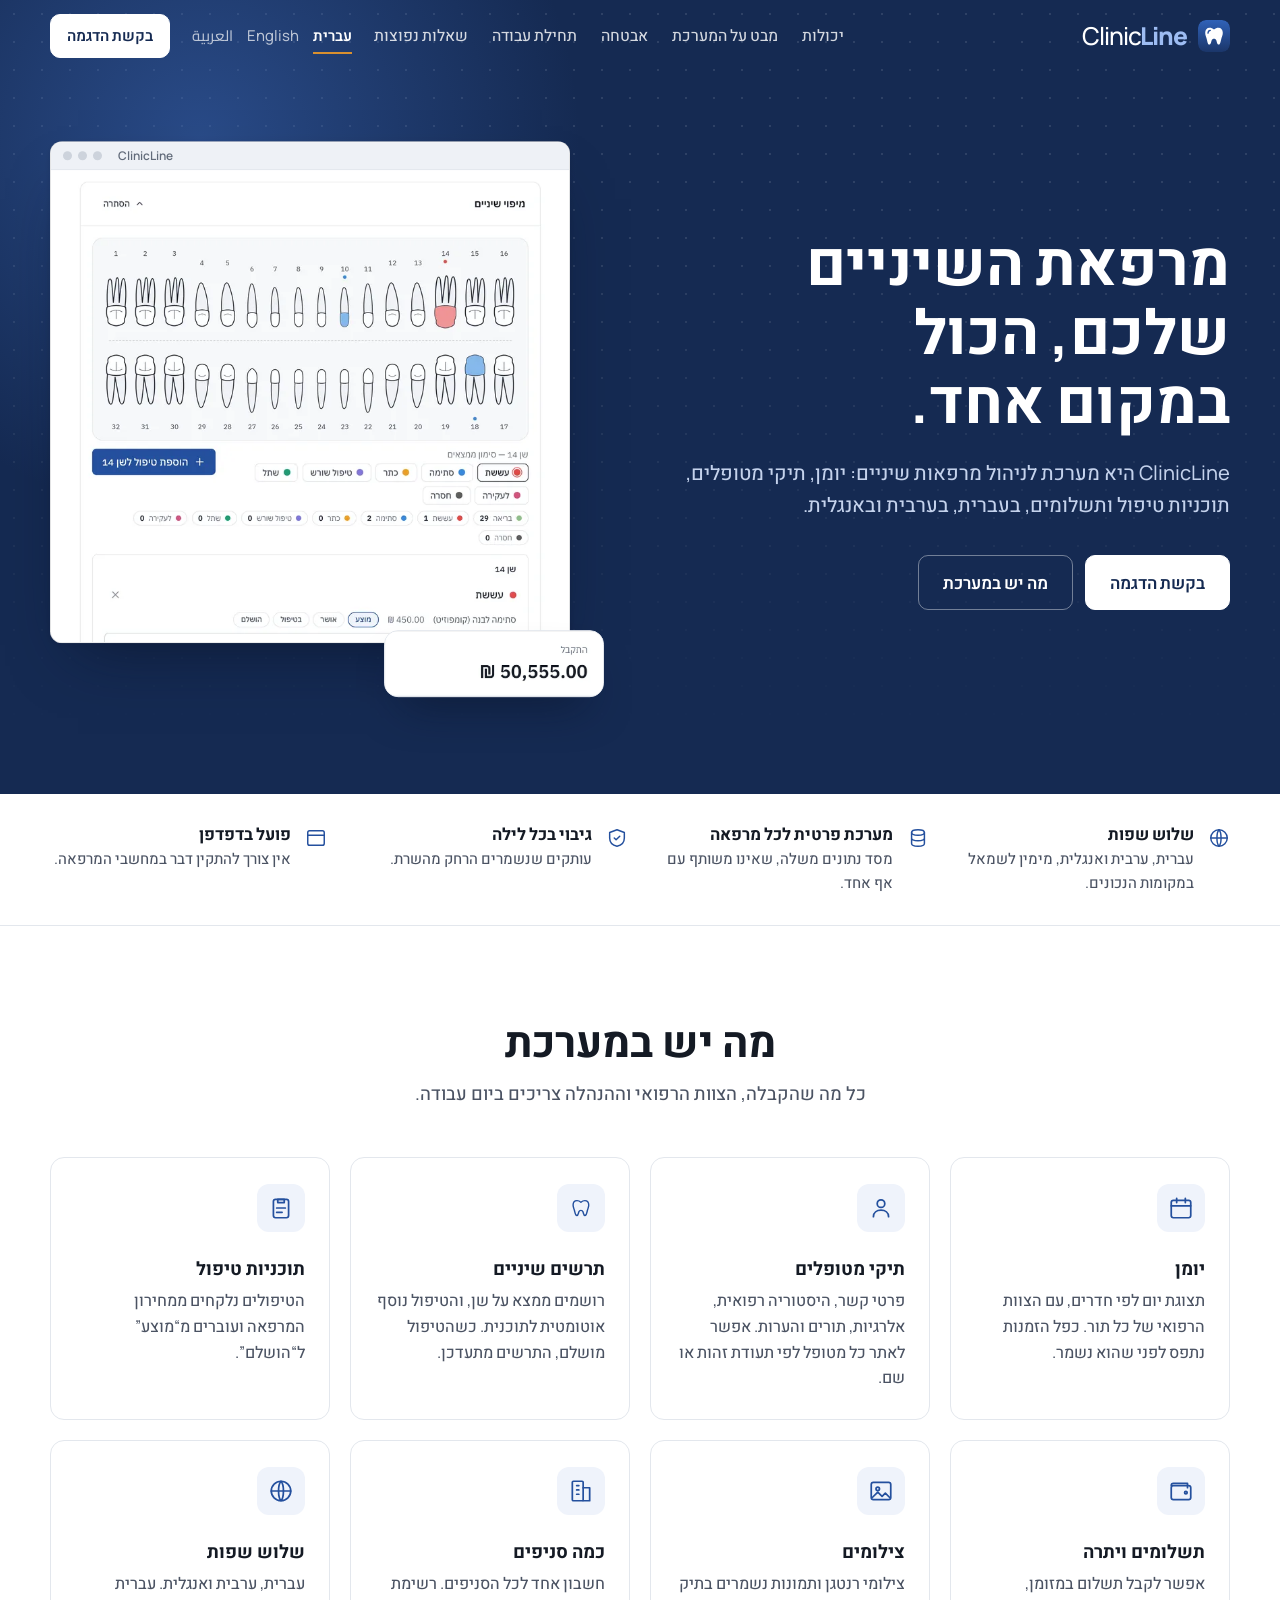
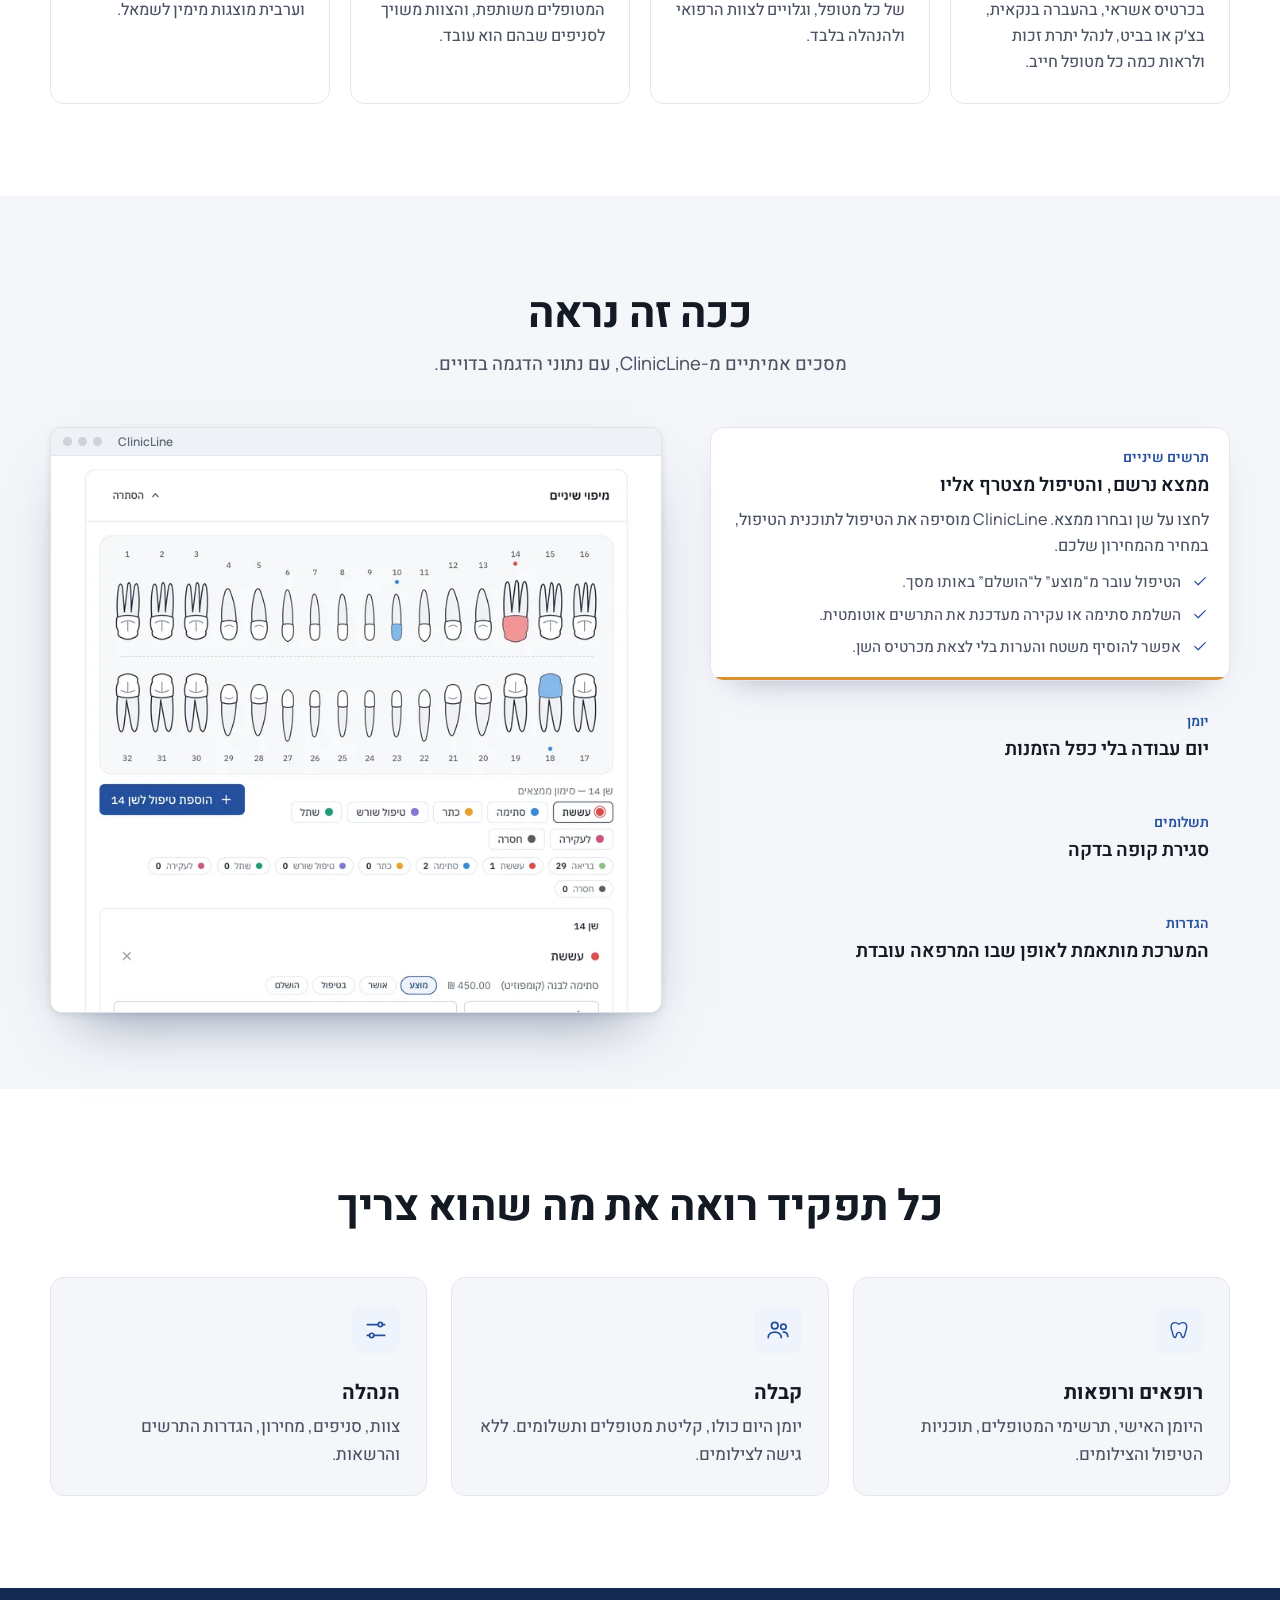
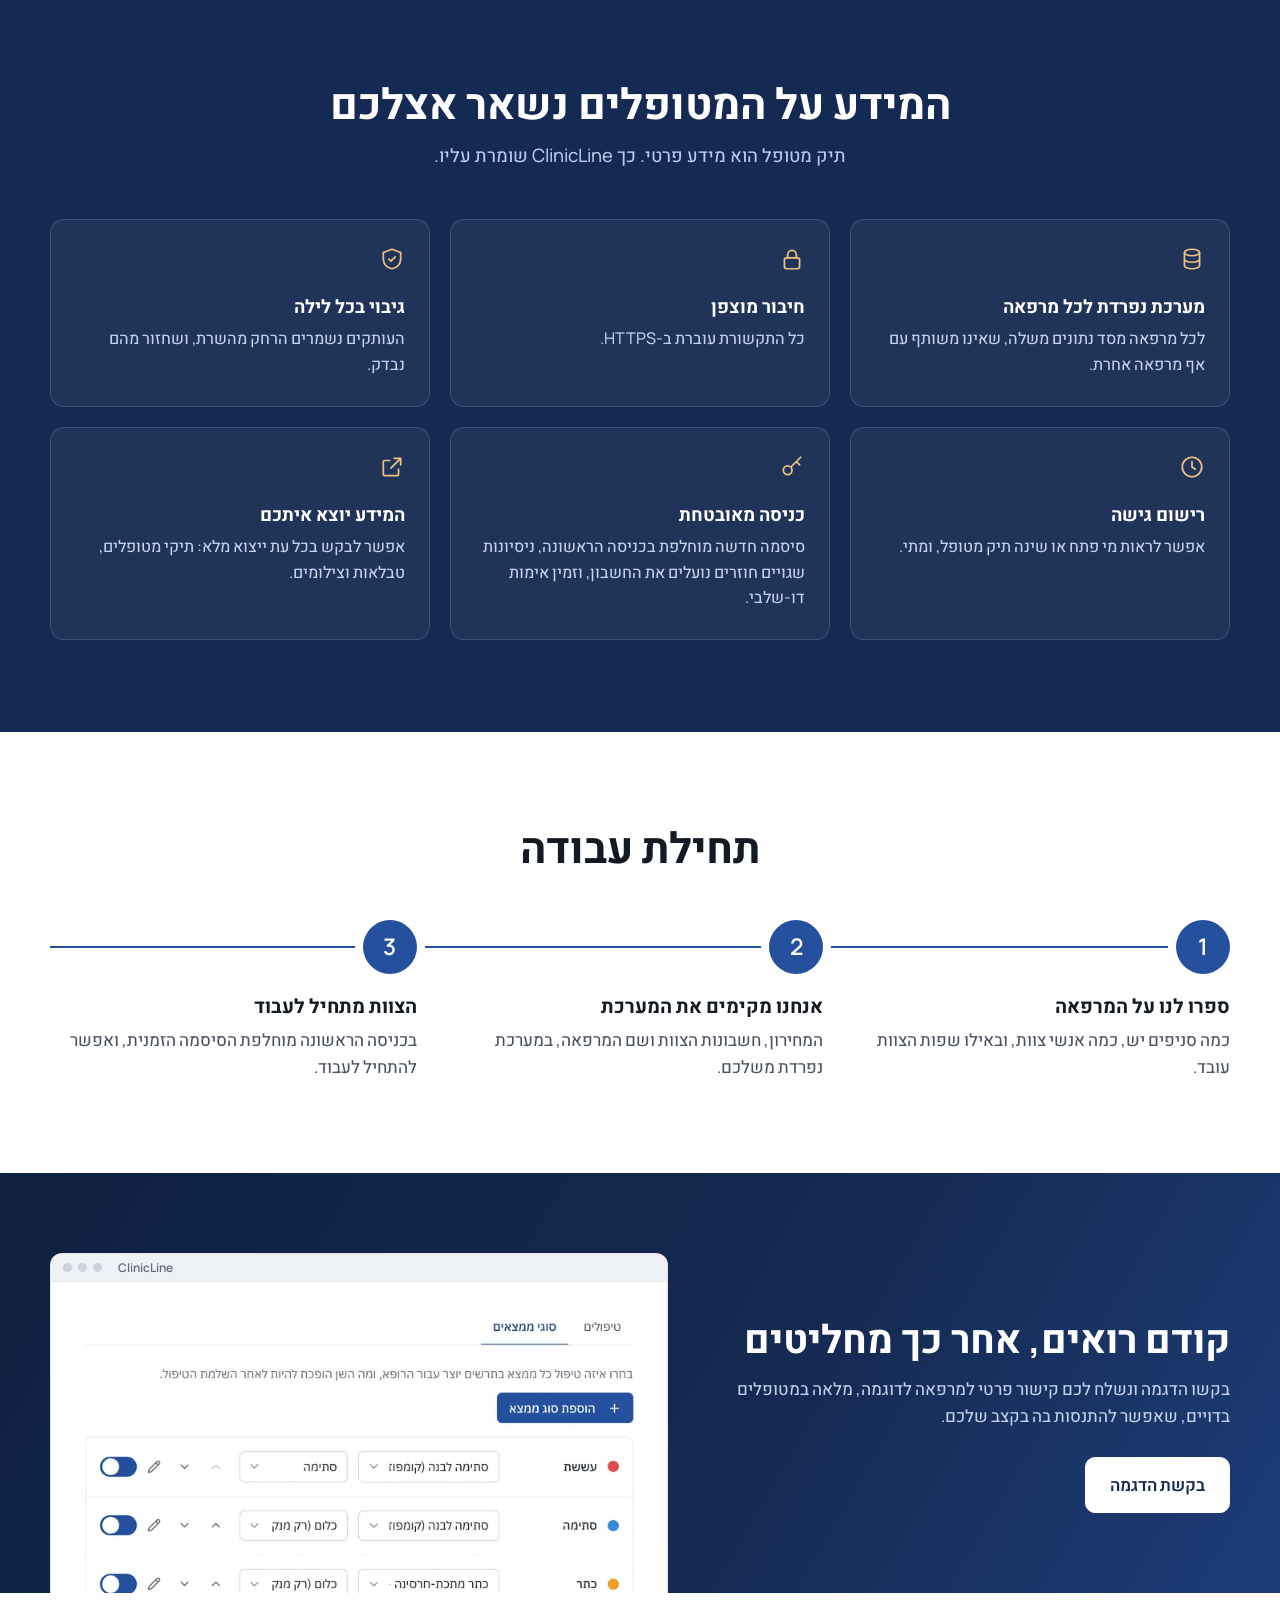
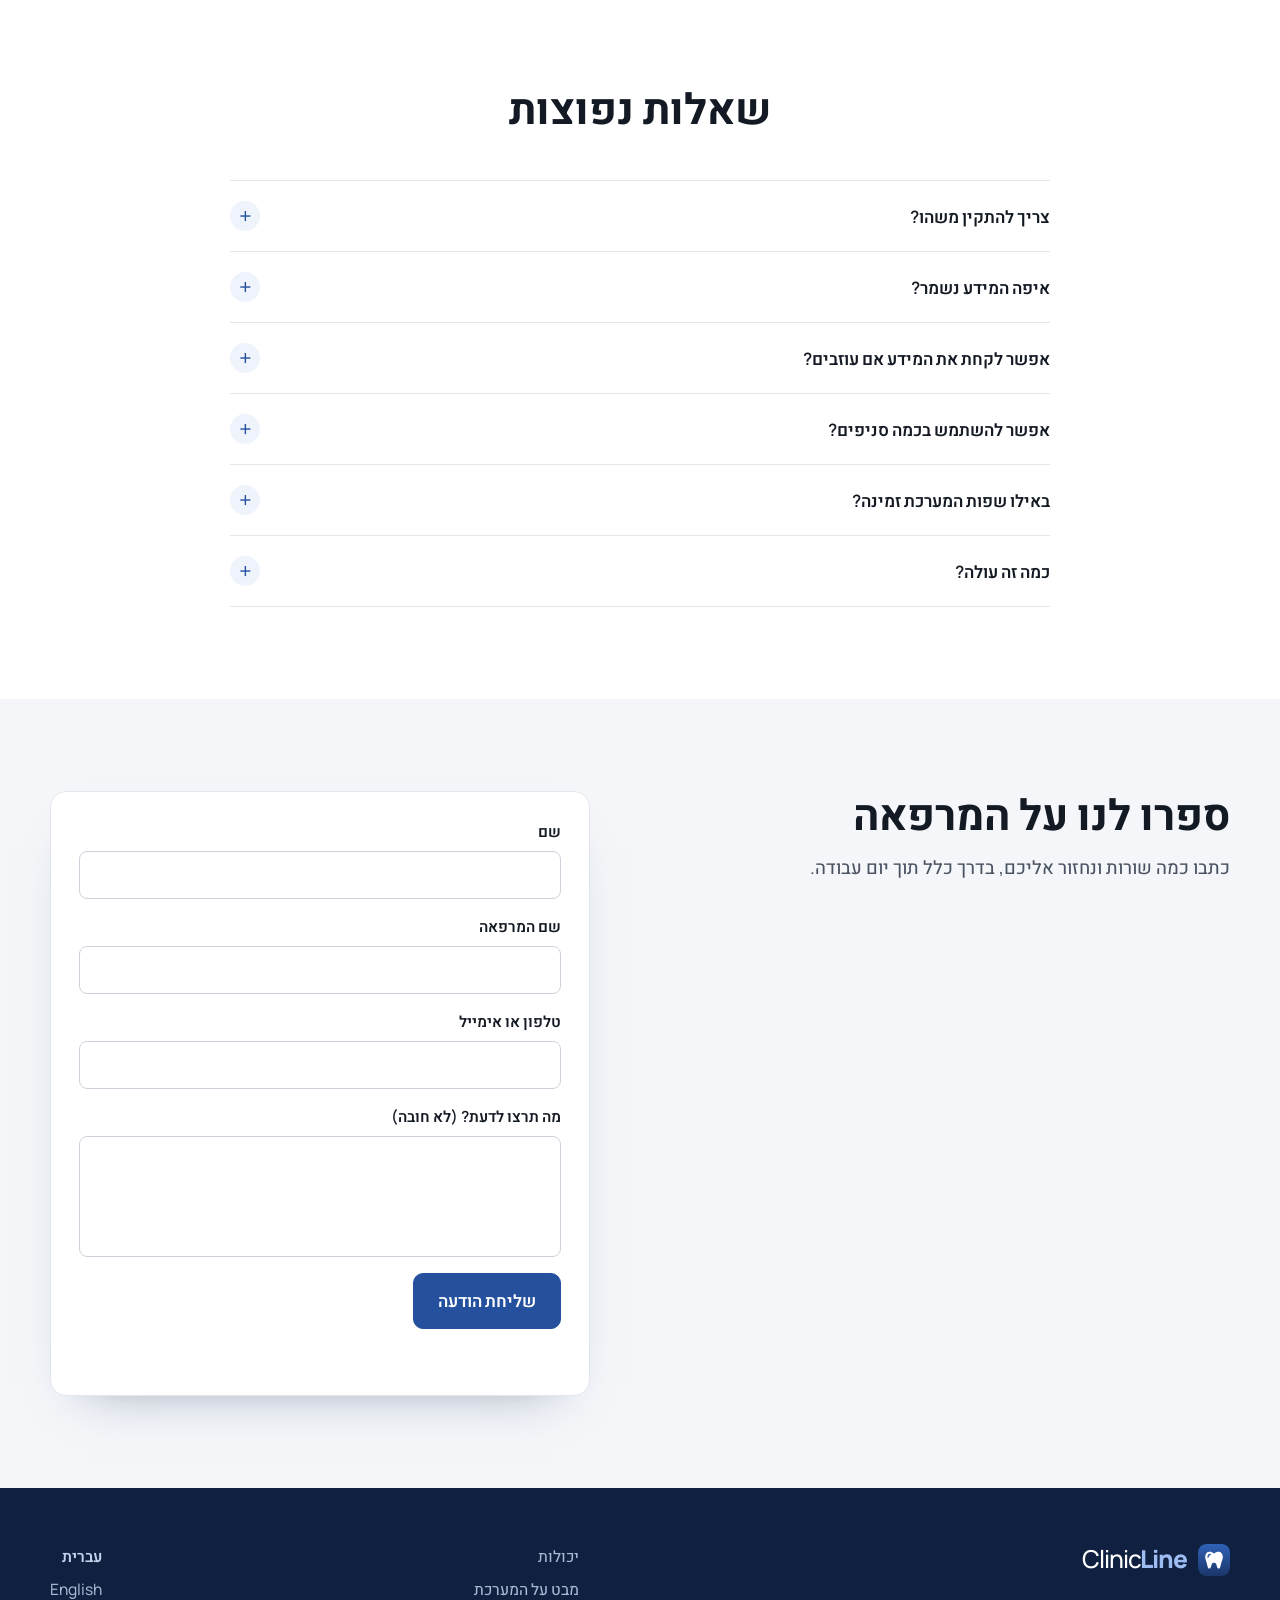
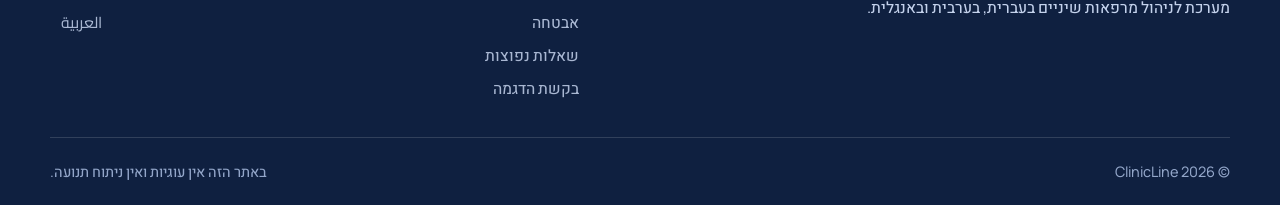
<file: index.html>
<!doctype html>
<html lang="he" dir="rtl">
<head>
  <meta charset="utf-8">
  <meta name="viewport" content="width=device-width, initial-scale=1">
  <title>ClinicLine: מערכת לניהול מרפאות שיניים בעברית, בערבית ובאנגלית</title>
  <meta name="description" content="יומן, תיקי מטופלים, תרשים שיניים אינטראקטיבי, תוכניות טיפול ותשלומים למרפאות שיניים. לכל מרפאה מערכת פרטית משלה.">
  <link rel="canonical" href="https://clinicline.help/">
  <link rel="alternate" hreflang="he" href="https://clinicline.help/">
  <link rel="alternate" hreflang="en" href="https://clinicline.help/en/">
  <link rel="alternate" hreflang="ar" href="https://clinicline.help/ar/">
  <link rel="alternate" hreflang="x-default" href="https://clinicline.help/">
  <meta property="og:type" content="website">
  <meta property="og:site_name" content="ClinicLine">
  <meta property="og:title" content="ClinicLine: מערכת לניהול מרפאות שיניים בעברית, בערבית ובאנגלית">
  <meta property="og:description" content="יומן, תיקי מטופלים, תרשים שיניים אינטראקטיבי, תוכניות טיפול ותשלומים למרפאות שיניים. לכל מרפאה מערכת פרטית משלה.">
  <meta property="og:url" content="https://clinicline.help/">
  <meta property="og:image" content="https://clinicline.help/assets/og.png">
  <meta name="twitter:card" content="summary_large_image">
  <meta name="theme-color" content="#152a52">
  <link rel="icon" href="assets/icon.svg" type="image/svg+xml">
  <link rel="preload" href="assets/fonts/manrope.woff2" as="font" type="font/woff2" crossorigin>
  <link rel="preload" href="assets/fonts/heebo.woff2" as="font" type="font/woff2" crossorigin>
  <link rel="preload" as="image" type="image/webp" imagesrcset="assets/shots/he-patient-768.webp 768w, assets/shots/he-patient-1536.webp 1536w, assets/shots/he-patient-3072.webp 3072w" imagesizes="(min-width: 961px) 520px, calc(100vw - 40px)">
  <link rel="stylesheet" href="assets/fonts.css">
  <link rel="stylesheet" href="assets/style.css">
  <script>document.documentElement.classList.add('js')</script>
  <script type="application/ld+json">{"@context":"https://schema.org","@type":"SoftwareApplication","name":"ClinicLine","applicationCategory":"BusinessApplication","operatingSystem":"Web browser","description":"יומן, תיקי מטופלים, תרשים שיניים אינטראקטיבי, תוכניות טיפול ותשלומים למרפאות שיניים. לכל מרפאה מערכת פרטית משלה.","inLanguage":["he","ar","en"],"url":"https://clinicline.help/"}</script>
</head>
<body>
  <a class="skip" href="#main">דילוג לתוכן</a>
  <header class="top" id="top">
    <div class="wrap top-row">
      <a class="brand" href=""><img src="assets/icon.svg" alt="" width="32" height="32"><span class="wm"><span class="wm-a">Clinic</span><span class="wm-b">Line</span></span></a>
      <nav class="nav" aria-label="תפריט">
        <a href="#features">יכולות</a>
        <a href="#tour">מבט על המערכת</a>
        <a href="#security">אבטחה</a>
        <a href="#start">תחילת עבודה</a>
        <a href="#faq">שאלות נפוצות</a>
      </nav>
      <div class="langs" aria-label="Language"><a href="" lang="he" hreflang="he" aria-current="true">עברית</a><a href="en/" lang="en" hreflang="en">English</a><a href="ar/" lang="ar" hreflang="ar">العربية</a></div>
      <a class="btn btn-small btn-top" href="#contact">בקשת הדגמה</a>
    </div>
  </header>

  <main id="main">
    <section class="hero">
      <div class="wrap hero-grid">
        <div class="hero-copy">
          <h1 class="rise" style="--d:0ms">מרפאת השיניים שלכם, הכול במקום אחד.</h1>
          <p class="lead rise" style="--d:120ms">ClinicLine היא מערכת לניהול מרפאות שיניים: יומן, תיקי מטופלים, תוכניות טיפול ותשלומים, בעברית, בערבית ובאנגלית.</p>
          <p class="hero-actions rise" style="--d:240ms">
            <a class="btn btn-light" href="#contact">בקשת הדגמה</a>
            <a class="btn btn-ghost" href="#tour">מה יש במערכת</a>
          </p>
        </div>
        <div class="stage rise" style="--d:200ms" id="stage">
          <figure class="frame frame-main"><div class="frame-bar" dir="ltr"><i></i><i></i><i></i><span>ClinicLine</span></div><img src="assets/shots/he-patient-1536.webp" srcset="assets/shots/he-patient-768.webp 768w, assets/shots/he-patient-1536.webp 1536w, assets/shots/he-patient-3072.webp 3072w" sizes="(min-width: 961px) 520px, calc(100vw - 40px)" width="1536" height="1400" alt="מסך מטופל ב-ClinicLine עם תרשים השיניים וטיפול שממתין לאישור" fetchpriority="high"></figure>
          <figure class="stat-card"><img src="assets/shots/he-card-612.webp" srcset="assets/shots/he-card-612.webp 612w, assets/shots/he-card-1224.webp 1224w" sizes="220px" width="1224" height="366" alt="סך התקבולים החודש ב-ClinicLine" loading="lazy" decoding="async"></figure>
        </div>
      </div>
    </section>

    <section class="trust" aria-label="ClinicLine">
      <div class="wrap"><ul class="trust-list"><li><svg class="ico" viewBox="0 0 24 24" fill="none" stroke="currentColor" stroke-width="1.6" stroke-linecap="round" stroke-linejoin="round" aria-hidden="true"><circle cx="12" cy="12" r="9"/><path d="M3 12h18M12 3c3 3 3 15 0 18M12 3c-3 3-3 15 0 18"/></svg><div><h3>שלוש שפות</h3><p>עברית, ערבית ואנגלית, מימין לשמאל במקומות הנכונים.</p></div></li><li><svg class="ico" viewBox="0 0 24 24" fill="none" stroke="currentColor" stroke-width="1.6" stroke-linecap="round" stroke-linejoin="round" aria-hidden="true"><ellipse cx="12" cy="6" rx="7" ry="3"/><path d="M5 6v6c0 1.7 3.1 3 7 3s7-1.3 7-3V6M5 12v6c0 1.7 3.1 3 7 3s7-1.3 7-3v-6"/></svg><div><h3>מערכת פרטית לכל מרפאה</h3><p>מסד נתונים משלה, שאינו משותף עם אף אחד.</p></div></li><li><svg class="ico" viewBox="0 0 24 24" fill="none" stroke="currentColor" stroke-width="1.6" stroke-linecap="round" stroke-linejoin="round" aria-hidden="true"><path d="M12 3l8 3v6c0 4.5-3.2 8-8 9-4.8-1-8-4.5-8-9V6z"/><path d="m9 12 2 2 4-4"/></svg><div><h3>גיבוי בכל לילה</h3><p>עותקים שנשמרים הרחק מהשרת.</p></div></li><li><svg class="ico" viewBox="0 0 24 24" fill="none" stroke="currentColor" stroke-width="1.6" stroke-linecap="round" stroke-linejoin="round" aria-hidden="true"><rect x="3" y="4" width="18" height="16" rx="2"/><path d="M3 9h18"/></svg><div><h3>פועל בדפדפן</h3><p>אין צורך להתקין דבר במחשבי המרפאה.</p></div></li></ul></div>
    </section>

    <section class="section" id="features">
      <div class="wrap">
        <div class="section-head" data-reveal><h2>מה יש במערכת</h2><p>כל מה שהקבלה, הצוות הרפואי וההנהלה צריכים ביום עבודה.</p></div>
        <ul class="cards"><li class="card" data-reveal style="--d:0ms"><svg class="ico ico-lg" viewBox="0 0 24 24" fill="none" stroke="currentColor" stroke-width="1.6" stroke-linecap="round" stroke-linejoin="round" aria-hidden="true"><rect x="3" y="5" width="18" height="16" rx="2"/><path d="M3 10h18M8 3v4M16 3v4"/></svg><h3>יומן</h3><p>תצוגת יום לפי חדרים, עם הצוות הרפואי של כל תור. כפל הזמנות נתפס לפני שהוא נשמר.</p></li><li class="card" data-reveal style="--d:70ms"><svg class="ico ico-lg" viewBox="0 0 24 24" fill="none" stroke="currentColor" stroke-width="1.6" stroke-linecap="round" stroke-linejoin="round" aria-hidden="true"><circle cx="12" cy="8" r="3.5"/><path d="M5 20c0-3.9 3.1-6 7-6s7 2.1 7 6"/></svg><h3>תיקי מטופלים</h3><p>פרטי קשר, היסטוריה רפואית, אלרגיות, תורים והערות. אפשר לאתר כל מטופל לפי תעודת זהות או שם.</p></li><li class="card" data-reveal style="--d:140ms"><svg class="ico ico-lg" viewBox="0 0 24 24" fill="none" stroke="currentColor" stroke-width="1.6" stroke-linecap="round" stroke-linejoin="round" aria-hidden="true"><g transform="translate(-1.2 -1.2) scale(.82)"><path d="M16 9.6C14.6 8.4 13.2 7.8 11.6 7.8 8.9 7.8 7.2 9.9 7.2 12.8c0 2.4 1 4.1 1.6 6.4.6 2.4.9 5.4 2.6 5.4 1.6 0 1.7-2.7 2.3-4.3.4-1 1.2-1.5 2.3-1.5s1.9.5 2.3 1.5c.6 1.6.7 4.3 2.3 4.3 1.7 0 2-3 2.6-5.4.6-2.3 1.6-4 1.6-6.4 0-2.9-1.7-5-4.4-5-1.6 0-3 .6-4.4 1.8z"/></g></svg><h3>תרשים שיניים</h3><p>רושמים ממצא על שן, והטיפול נוסף אוטומטית לתוכנית. כשהטיפול מושלם, התרשים מתעדכן.</p></li><li class="card" data-reveal style="--d:210ms"><svg class="ico ico-lg" viewBox="0 0 24 24" fill="none" stroke="currentColor" stroke-width="1.6" stroke-linecap="round" stroke-linejoin="round" aria-hidden="true"><rect x="5" y="4" width="14" height="17" rx="2"/><path d="M9 4h6v3H9zM8 12h8M8 16h5"/></svg><h3>תוכניות טיפול</h3><p>הטיפולים נלקחים ממחירון המרפאה ועוברים מ“מוצע” ל“הושלם”.</p></li><li class="card" data-reveal style="--d:0ms"><svg class="ico ico-lg" viewBox="0 0 24 24" fill="none" stroke="currentColor" stroke-width="1.6" stroke-linecap="round" stroke-linejoin="round" aria-hidden="true"><path d="M3 7a2 2 0 0 1 2-2h13v4"/><rect x="3" y="7" width="18" height="13" rx="2"/><circle cx="16.5" cy="13.5" r="1.2"/></svg><h3>תשלומים ויתרה</h3><p>אפשר לקבל תשלום במזומן, בכרטיס אשראי, בהעברה בנקאית, בצ׳ק או בביט, לנהל יתרת זכות ולראות כמה כל מטופל חייב.</p></li><li class="card" data-reveal style="--d:70ms"><svg class="ico ico-lg" viewBox="0 0 24 24" fill="none" stroke="currentColor" stroke-width="1.6" stroke-linecap="round" stroke-linejoin="round" aria-hidden="true"><rect x="3" y="4" width="18" height="16" rx="2"/><circle cx="9" cy="10" r="1.6"/><path d="m4 18 5-5 4 4 3-3 4 4"/></svg><h3>צילומים</h3><p>צילומי רנטגן ותמונות נשמרים בתיק של כל מטופל, וגלויים לצוות הרפואי ולהנהלה בלבד.</p></li><li class="card" data-reveal style="--d:140ms"><svg class="ico ico-lg" viewBox="0 0 24 24" fill="none" stroke="currentColor" stroke-width="1.6" stroke-linecap="round" stroke-linejoin="round" aria-hidden="true"><rect x="4" y="3" width="10" height="18" rx="1"/><path d="M14 9h6v12h-6M8 7h2M8 11h2M8 15h2"/></svg><h3>כמה סניפים</h3><p>חשבון אחד לכל הסניפים. רשימת המטופלים משותפת, והצוות משויך לסניפים שבהם הוא עובד.</p></li><li class="card" data-reveal style="--d:210ms"><svg class="ico ico-lg" viewBox="0 0 24 24" fill="none" stroke="currentColor" stroke-width="1.6" stroke-linecap="round" stroke-linejoin="round" aria-hidden="true"><circle cx="12" cy="12" r="9"/><path d="M3 12h18M12 3c3 3 3 15 0 18M12 3c-3 3-3 15 0 18"/></svg><h3>שלוש שפות</h3><p>עברית, ערבית ואנגלית. עברית וערבית מוצגות מימין לשמאל.</p></li></ul>
      </div>
    </section>

    <section class="section section-wash" id="tour">
      <div class="wrap">
        <div class="section-head" data-reveal><h2>ככה זה נראה</h2><p>מסכים אמיתיים מ-ClinicLine, עם נתוני הדגמה בדויים.</p></div>
        <div class="tour" id="tour-ui" data-reveal>
          <div class="tour-tabs" role="tablist" aria-orientation="vertical"><button type="button" role="tab" id="tab-0" aria-selected="true" aria-controls="panel-0" tabindex="0" class="tour-tab is-on" data-i="0"><span class="tour-tab-name">תרשים שיניים</span><span class="tour-tab-title">ממצא נרשם, והטיפול מצטרף אליו</span><span class="tour-tab-more"><span class="tour-more-in"><span class="tour-d">לחצו על שן ובחרו ממצא. ClinicLine מוסיפה את הטיפול לתוכנית הטיפול, במחיר מהמחירון שלכם.</span><ul><li><svg class="ico ico-sm" viewBox="0 0 24 24" fill="none" stroke="currentColor" stroke-width="1.6" stroke-linecap="round" stroke-linejoin="round" aria-hidden="true"><path d="m5 12.5 4.5 4.5L19 7.5"/></svg><span>הטיפול עובר מ“מוצע” ל“הושלם” באותו מסך.</span></li><li><svg class="ico ico-sm" viewBox="0 0 24 24" fill="none" stroke="currentColor" stroke-width="1.6" stroke-linecap="round" stroke-linejoin="round" aria-hidden="true"><path d="m5 12.5 4.5 4.5L19 7.5"/></svg><span>השלמת סתימה או עקירה מעדכנת את התרשים אוטומטית.</span></li><li><svg class="ico ico-sm" viewBox="0 0 24 24" fill="none" stroke="currentColor" stroke-width="1.6" stroke-linecap="round" stroke-linejoin="round" aria-hidden="true"><path d="m5 12.5 4.5 4.5L19 7.5"/></svg><span>אפשר להוסיף משטח והערות בלי לצאת מכרטיס השן.</span></li></ul></span></span><span class="tour-bar" aria-hidden="true"></span></button><button type="button" role="tab" id="tab-1" aria-selected="false" aria-controls="panel-1" tabindex="-1" class="tour-tab" data-i="1"><span class="tour-tab-name">יומן</span><span class="tour-tab-title">יום עבודה בלי כפל הזמנות</span><span class="tour-tab-more"><span class="tour-more-in"><span class="tour-d">כל החדרים זה לצד זה. בכל תור מופיעים המטופל, הרופא וסיבת הביקור.</span><ul><li><svg class="ico ico-sm" viewBox="0 0 24 24" fill="none" stroke="currentColor" stroke-width="1.6" stroke-linecap="round" stroke-linejoin="round" aria-hidden="true"><path d="m5 12.5 4.5 4.5L19 7.5"/></svg><span>התנגשויות נתפסות לפני השמירה.</span></li><li><svg class="ico ico-sm" viewBox="0 0 24 24" fill="none" stroke="currentColor" stroke-width="1.6" stroke-linecap="round" stroke-linejoin="round" aria-hidden="true"><path d="m5 12.5 4.5 4.5L19 7.5"/></svg><span>תורים שהושלמו או שלא התקיימו מסומנים במבט אחד.</span></li><li><svg class="ico ico-sm" viewBox="0 0 24 24" fill="none" stroke="currentColor" stroke-width="1.6" stroke-linecap="round" stroke-linejoin="round" aria-hidden="true"><path d="m5 12.5 4.5 4.5L19 7.5"/></svg><span>לחיצה על משבצת פנויה קובעת תור חדש.</span></li></ul></span></span><span class="tour-bar" aria-hidden="true"></span></button><button type="button" role="tab" id="tab-2" aria-selected="false" aria-controls="panel-2" tabindex="-1" class="tour-tab" data-i="2"><span class="tour-tab-name">תשלומים</span><span class="tour-tab-title">סגירת קופה בדקה</span><span class="tour-tab-more"><span class="tour-more-in"><span class="tour-d">רואים מה נכנס היום, השבוע או החודש, בחלוקה למזומן, אשראי, העברה, צ׳ק וביט.</span><ul><li><svg class="ico ico-sm" viewBox="0 0 24 24" fill="none" stroke="currentColor" stroke-width="1.6" stroke-linecap="round" stroke-linejoin="round" aria-hidden="true"><path d="m5 12.5 4.5 4.5L19 7.5"/></svg><span>כל תשלום משויך למטופל ולטיפול.</span></li><li><svg class="ico ico-sm" viewBox="0 0 24 24" fill="none" stroke="currentColor" stroke-width="1.6" stroke-linecap="round" stroke-linejoin="round" aria-hidden="true"><path d="m5 12.5 4.5 4.5L19 7.5"/></svg><span>יתרות הזכות נרשמות, ואפשר לראות כמה כל מטופל חייב.</span></li><li><svg class="ico ico-sm" viewBox="0 0 24 24" fill="none" stroke="currentColor" stroke-width="1.6" stroke-linecap="round" stroke-linejoin="round" aria-hidden="true"><path d="m5 12.5 4.5 4.5L19 7.5"/></svg><span>סיכום היום ניתן להדפסה.</span></li></ul></span></span><span class="tour-bar" aria-hidden="true"></span></button><button type="button" role="tab" id="tab-3" aria-selected="false" aria-controls="panel-3" tabindex="-1" class="tour-tab" data-i="3"><span class="tour-tab-name">הגדרות</span><span class="tour-tab-title">המערכת מותאמת לאופן שבו המרפאה עובדת</span><span class="tour-tab-more"><span class="tour-more-in"><span class="tour-d">בוחרים איזה טיפול נוצר מכל ממצא בתרשים, ומה קורה לשן כשהטיפול מסתיים.</span><ul><li><svg class="ico ico-sm" viewBox="0 0 24 24" fill="none" stroke="currentColor" stroke-width="1.6" stroke-linecap="round" stroke-linejoin="round" aria-hidden="true"><path d="m5 12.5 4.5 4.5L19 7.5"/></svg><span>אפשר להוסיף סוגי ממצאים משלכם.</span></li><li><svg class="ico ico-sm" viewBox="0 0 24 24" fill="none" stroke="currentColor" stroke-width="1.6" stroke-linecap="round" stroke-linejoin="round" aria-hidden="true"><path d="m5 12.5 4.5 4.5L19 7.5"/></svg><span>שמות בעברית, בערבית ובאנגלית.</span></li><li><svg class="ico ico-sm" viewBox="0 0 24 24" fill="none" stroke="currentColor" stroke-width="1.6" stroke-linecap="round" stroke-linejoin="round" aria-hidden="true"><path d="m5 12.5 4.5 4.5L19 7.5"/></svg><span>מה שלא בשימוש אפשר להסתיר.</span></li></ul></span></span><span class="tour-bar" aria-hidden="true"></span></button></div>
          <div class="tour-stage"><div role="tabpanel" id="panel-0" aria-labelledby="tab-0" class="tour-shot is-on"><figure class="frame "><div class="frame-bar" dir="ltr"><i></i><i></i><i></i><span>ClinicLine</span></div><img src="assets/shots/he-patient-1536.webp" srcset="assets/shots/he-patient-768.webp 768w, assets/shots/he-patient-1536.webp 1536w, assets/shots/he-patient-3072.webp 3072w" sizes="(min-width: 961px) 600px, calc(100vw - 40px)" width="1536" height="1400" alt="מסך מטופל ב-ClinicLine עם תרשים השיניים וטיפול שממתין לאישור" loading="lazy" decoding="async"></figure></div><div role="tabpanel" id="panel-1" aria-labelledby="tab-1" class="tour-shot"><figure class="frame "><div class="frame-bar" dir="ltr"><i></i><i></i><i></i><span>ClinicLine</span></div><img src="assets/shots/he-schedule-1536.webp" srcset="assets/shots/he-schedule-768.webp 768w, assets/shots/he-schedule-1536.webp 1536w, assets/shots/he-schedule-3072.webp 3072w" sizes="(min-width: 961px) 600px, calc(100vw - 40px)" width="1536" height="1400" alt="יומן יומי ב-ClinicLine עם החדרים זה לצד זה" loading="lazy" decoding="async"></figure></div><div role="tabpanel" id="panel-2" aria-labelledby="tab-2" class="tour-shot"><figure class="frame "><div class="frame-bar" dir="ltr"><i></i><i></i><i></i><span>ClinicLine</span></div><img src="assets/shots/he-payments-1536.webp" srcset="assets/shots/he-payments-768.webp 768w, assets/shots/he-payments-1536.webp 1536w, assets/shots/he-payments-3072.webp 3072w" sizes="(min-width: 961px) 600px, calc(100vw - 40px)" width="1536" height="1400" alt="מסך התשלומים ב-ClinicLine עם סיכומים לפי אמצעי תשלום" loading="lazy" decoding="async"></figure></div><div role="tabpanel" id="panel-3" aria-labelledby="tab-3" class="tour-shot"><figure class="frame "><div class="frame-bar" dir="ltr"><i></i><i></i><i></i><span>ClinicLine</span></div><img src="assets/shots/he-types-1536.webp" srcset="assets/shots/he-types-768.webp 768w, assets/shots/he-types-1536.webp 1536w, assets/shots/he-types-3072.webp 3072w" sizes="(min-width: 961px) 600px, calc(100vw - 40px)" width="1536" height="1400" alt="מסך הגדרות סוגי הממצאים בתרשים ב-ClinicLine" loading="lazy" decoding="async"></figure></div></div>
        </div>
      </div>
    </section>

    <section class="section" id="roles">
      <div class="wrap">
        <div class="section-head" data-reveal><h2>כל תפקיד רואה את מה שהוא צריך</h2></div>
        <ul class="roles"><li class="role" data-reveal style="--d:0ms"><svg class="ico ico-lg" viewBox="0 0 24 24" fill="none" stroke="currentColor" stroke-width="1.6" stroke-linecap="round" stroke-linejoin="round" aria-hidden="true"><g transform="translate(-1.2 -1.2) scale(.82)"><path d="M16 9.6C14.6 8.4 13.2 7.8 11.6 7.8 8.9 7.8 7.2 9.9 7.2 12.8c0 2.4 1 4.1 1.6 6.4.6 2.4.9 5.4 2.6 5.4 1.6 0 1.7-2.7 2.3-4.3.4-1 1.2-1.5 2.3-1.5s1.9.5 2.3 1.5c.6 1.6.7 4.3 2.3 4.3 1.7 0 2-3 2.6-5.4.6-2.3 1.6-4 1.6-6.4 0-2.9-1.7-5-4.4-5-1.6 0-3 .6-4.4 1.8z"/></g></svg><h3>רופאים ורופאות</h3><p>היומן האישי, תרשימי המטופלים, תוכניות הטיפול והצילומים.</p></li><li class="role" data-reveal style="--d:70ms"><svg class="ico ico-lg" viewBox="0 0 24 24" fill="none" stroke="currentColor" stroke-width="1.6" stroke-linecap="round" stroke-linejoin="round" aria-hidden="true"><circle cx="9" cy="8" r="3"/><path d="M3 19c0-3.3 2.7-5 6-5s6 1.7 6 5"/><circle cx="17" cy="9" r="2.5"/><path d="M17 14c2.4 0 4 1.3 4 4"/></svg><h3>קבלה</h3><p>יומן היום כולו, קליטת מטופלים ותשלומים. ללא גישה לצילומים.</p></li><li class="role" data-reveal style="--d:140ms"><svg class="ico ico-lg" viewBox="0 0 24 24" fill="none" stroke="currentColor" stroke-width="1.6" stroke-linecap="round" stroke-linejoin="round" aria-hidden="true"><path d="M4 7h10M18 7h2M4 17h2M10 17h10"/><circle cx="16" cy="7" r="2"/><circle cx="8" cy="17" r="2"/></svg><h3>הנהלה</h3><p>צוות, סניפים, מחירון, הגדרות התרשים והרשאות.</p></li></ul>
      </div>
    </section>

    <section class="section section-deep" id="security">
      <div class="wrap">
        <div class="section-head" data-reveal><h2>המידע על המטופלים נשאר אצלכם</h2><p>תיק מטופל הוא מידע פרטי. כך ClinicLine שומרת עליו.</p></div>
        <ul class="secs"><li class="sec" data-reveal style="--d:0ms"><svg class="ico ico-lg" viewBox="0 0 24 24" fill="none" stroke="currentColor" stroke-width="1.6" stroke-linecap="round" stroke-linejoin="round" aria-hidden="true"><ellipse cx="12" cy="6" rx="7" ry="3"/><path d="M5 6v6c0 1.7 3.1 3 7 3s7-1.3 7-3V6M5 12v6c0 1.7 3.1 3 7 3s7-1.3 7-3v-6"/></svg><h3>מערכת נפרדת לכל מרפאה</h3><p>לכל מרפאה מסד נתונים משלה, שאינו משותף עם אף מרפאה אחרת.</p></li><li class="sec" data-reveal style="--d:70ms"><svg class="ico ico-lg" viewBox="0 0 24 24" fill="none" stroke="currentColor" stroke-width="1.6" stroke-linecap="round" stroke-linejoin="round" aria-hidden="true"><rect x="5" y="11" width="14" height="10" rx="2"/><path d="M8 11V8a4 4 0 0 1 8 0v3"/></svg><h3>חיבור מוצפן</h3><p>כל התקשורת עוברת ב-HTTPS.</p></li><li class="sec" data-reveal style="--d:140ms"><svg class="ico ico-lg" viewBox="0 0 24 24" fill="none" stroke="currentColor" stroke-width="1.6" stroke-linecap="round" stroke-linejoin="round" aria-hidden="true"><path d="M12 3l8 3v6c0 4.5-3.2 8-8 9-4.8-1-8-4.5-8-9V6z"/><path d="m9 12 2 2 4-4"/></svg><h3>גיבוי בכל לילה</h3><p>העותקים נשמרים הרחק מהשרת, ושחזור מהם נבדק.</p></li><li class="sec" data-reveal style="--d:210ms"><svg class="ico ico-lg" viewBox="0 0 24 24" fill="none" stroke="currentColor" stroke-width="1.6" stroke-linecap="round" stroke-linejoin="round" aria-hidden="true"><circle cx="12" cy="12" r="9"/><path d="M12 7v5l3 2"/></svg><h3>רישום גישה</h3><p>אפשר לראות מי פתח או שינה תיק מטופל, ומתי.</p></li><li class="sec" data-reveal style="--d:0ms"><svg class="ico ico-lg" viewBox="0 0 24 24" fill="none" stroke="currentColor" stroke-width="1.6" stroke-linecap="round" stroke-linejoin="round" aria-hidden="true"><circle cx="8" cy="15" r="4"/><path d="M11 12l9-9M16 7l3 3"/></svg><h3>כניסה מאובטחת</h3><p>סיסמה חדשה מוחלפת בכניסה הראשונה, ניסיונות שגויים חוזרים נועלים את החשבון, וזמין אימות דו-שלבי.</p></li><li class="sec" data-reveal style="--d:70ms"><svg class="ico ico-lg" viewBox="0 0 24 24" fill="none" stroke="currentColor" stroke-width="1.6" stroke-linecap="round" stroke-linejoin="round" aria-hidden="true"><path d="M14 4h6v6M20 4l-9 9M18 14v5a1 1 0 0 1-1 1H5a1 1 0 0 1-1-1V7a1 1 0 0 1 1-1h5"/></svg><h3>המידע יוצא איתכם</h3><p>אפשר לבקש בכל עת ייצוא מלא: תיקי מטופלים, טבלאות וצילומים.</p></li></ul>
      </div>
    </section>

    <section class="section" id="start">
      <div class="wrap">
        <div class="section-head" data-reveal><h2>תחילת עבודה</h2></div>
        <ol class="steps" id="steps"><li data-reveal style="--d:0ms"><span class="step-n" aria-hidden="true">1</span><h3>ספרו לנו על המרפאה</h3><p>כמה סניפים יש, כמה אנשי צוות, ובאילו שפות הצוות עובד.</p></li><li data-reveal style="--d:120ms"><span class="step-n" aria-hidden="true">2</span><h3>אנחנו מקימים את המערכת</h3><p>המחירון, חשבונות הצוות ושם המרפאה, במערכת נפרדת משלכם.</p></li><li data-reveal style="--d:240ms"><span class="step-n" aria-hidden="true">3</span><h3>הצוות מתחיל לעבוד</h3><p>בכניסה הראשונה מוחלפת הסיסמה הזמנית, ואפשר להתחיל לעבוד.</p></li></ol>
      </div>
    </section>

    <section class="demo" id="demo">
      <div class="wrap demo-grid">
        <div data-reveal><h2>קודם רואים, אחר כך מחליטים</h2><p>בקשו הדגמה ונשלח לכם קישור פרטי למרפאה לדוגמה, מלאה במטופלים בדויים, שאפשר להתנסות בה בקצב שלכם.</p><p><a class="btn btn-light" href="#contact">בקשת הדגמה</a></p></div>
        <div class="demo-peek" data-reveal style="--d:120ms"><figure class="frame "><div class="frame-bar" dir="ltr"><i></i><i></i><i></i><span>ClinicLine</span></div><img src="assets/shots/he-types-1536.webp" srcset="assets/shots/he-types-768.webp 768w, assets/shots/he-types-1536.webp 1536w, assets/shots/he-types-3072.webp 3072w" sizes="(min-width: 961px) 560px, calc(100vw - 40px)" width="1536" height="1400" alt="מסך הגדרות סוגי הממצאים בתרשים ב-ClinicLine" loading="lazy" decoding="async"></figure></div>
      </div>
    </section>

    <section class="section" id="faq">
      <div class="wrap faq-wrap">
        <div class="section-head" data-reveal><h2>שאלות נפוצות</h2></div>
        <div class="faq" data-reveal><details><summary>צריך להתקין משהו?</summary><p>לא. המערכת פועלת בדפדפן, בכל מחשב, טאבלט או טלפון.</p></details><details><summary>איפה המידע נשמר?</summary><p>במסד הנתונים הנפרד של המרפאה, על שרת שאנחנו מנהלים. את אזור האחסון נקבע יחד איתכם.</p></details><details><summary>אפשר לקחת את המידע אם עוזבים?</summary><p>כן. אנחנו מייצאים תיקי מטופלים, טבלאות וצילומים בכל עת שתבקשו.</p></details><details><summary>אפשר להשתמש בכמה סניפים?</summary><p>כן. הסניפים חולקים רשימת מטופלים אחת, והצוות משויך לסניפים שבהם הוא עובד.</p></details><details><summary>באילו שפות המערכת זמינה?</summary><p>עברית, ערבית ואנגלית. אפשר לקבוע שפה אחת לכל המרפאה, או לתת לצוות לבחור שפה.</p></details><details><summary>כמה זה עולה?</summary><p>זה תלוי במספר הסניפים ובגודל הצוות. שלחו לנו הודעה ונחזור אליכם עם הצעת מחיר.</p></details></div>
      </div>
    </section>

    <section class="section section-wash" id="contact">
      <div class="wrap contact-grid">
        <div class="section-head" data-reveal><h2>ספרו לנו על המרפאה</h2><p>כתבו כמה שורות ונחזור אליכם, בדרך כלל תוך יום עבודה.</p></div>
        <form class="form" id="contact-form" novalidate data-reveal style="--d:100ms">
          <label>שם<input name="name" autocomplete="name" required></label>
          <label>שם המרפאה<input name="clinic" autocomplete="organization"></label>
          <label>טלפון או אימייל<input name="reach" autocomplete="email" required></label>
          <label>מה תרצו לדעת? (לא חובה)<textarea name="message" rows="4"></textarea></label>
          <input class="hp" type="text" name="_gotcha" tabindex="-1" autocomplete="off" aria-hidden="true">
          <button class="btn" type="submit">שליחת הודעה</button>
          <p class="form-status" role="status" aria-live="polite"></p>
        </form>
      </div>
    </section>
  </main>

  <footer class="foot">
    <div class="wrap foot-grid">
      <div class="foot-brand"><a class="brand" href=""><img src="assets/icon.svg" alt="" width="32" height="32"><span class="wm"><span class="wm-a">Clinic</span><span class="wm-b">Line</span></span></a><p>מערכת לניהול מרפאות שיניים בעברית, בערבית ובאנגלית.</p></div>
      <nav class="foot-nav" aria-label="תפריט">
        <a href="#features">יכולות</a><a href="#tour">מבט על המערכת</a><a href="#security">אבטחה</a><a href="#faq">שאלות נפוצות</a><a href="#contact">בקשת הדגמה</a>
      </nav>
      <div class="foot-langs"><a href="" lang="he" hreflang="he" aria-current="true">עברית</a><a href="en/" lang="en" hreflang="en">English</a><a href="ar/" lang="ar" hreflang="ar">العربية</a></div>
    </div>
    <div class="wrap foot-row"><span>© 2026 ClinicLine</span><span>באתר הזה אין עוגיות ואין ניתוח תנועה.</span></div>
  </footer>

  <script type="application/json" id="strings">{"lang":"he","contact":{"title":"ספרו לנו על המרפאה","intro":"כתבו כמה שורות ונחזור אליכם, בדרך כלל תוך יום עבודה.","name":"שם","clinic":"שם המרפאה","reach":"טלפון או אימייל","message":"מה תרצו לדעת? (לא חובה)","send":"שליחת הודעה","sending":"שולחים…","thanks":"תודה, ההודעה התקבלה ונחזור אליכם.","error":"ההודעה לא נשלחה. בדקו את החיבור ונסו שוב.","required":"נא למלא שם וטלפון או אימייל."}}</script>
  <script src="assets/config.js"></script>
  <script src="assets/app.js" defer></script>
  <script src="assets/form.js" defer></script>
</body>
</html>
</file>
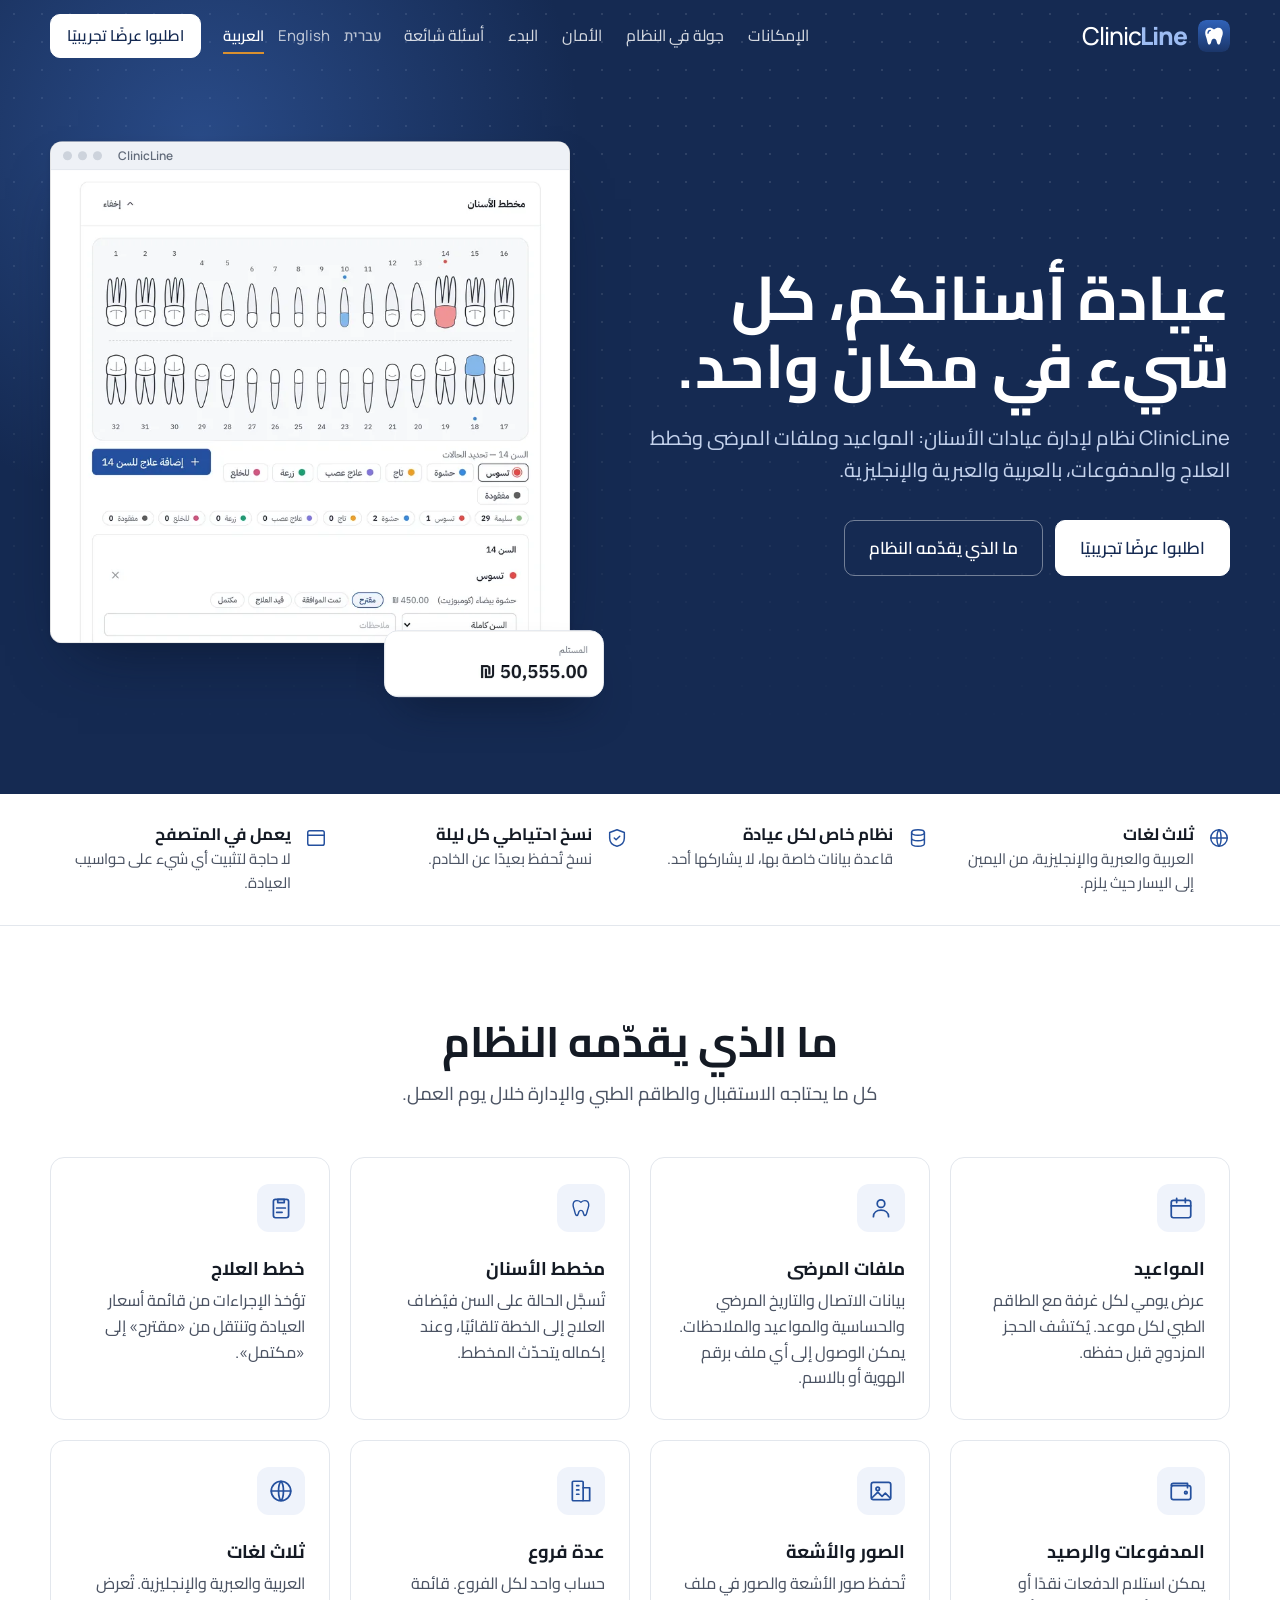
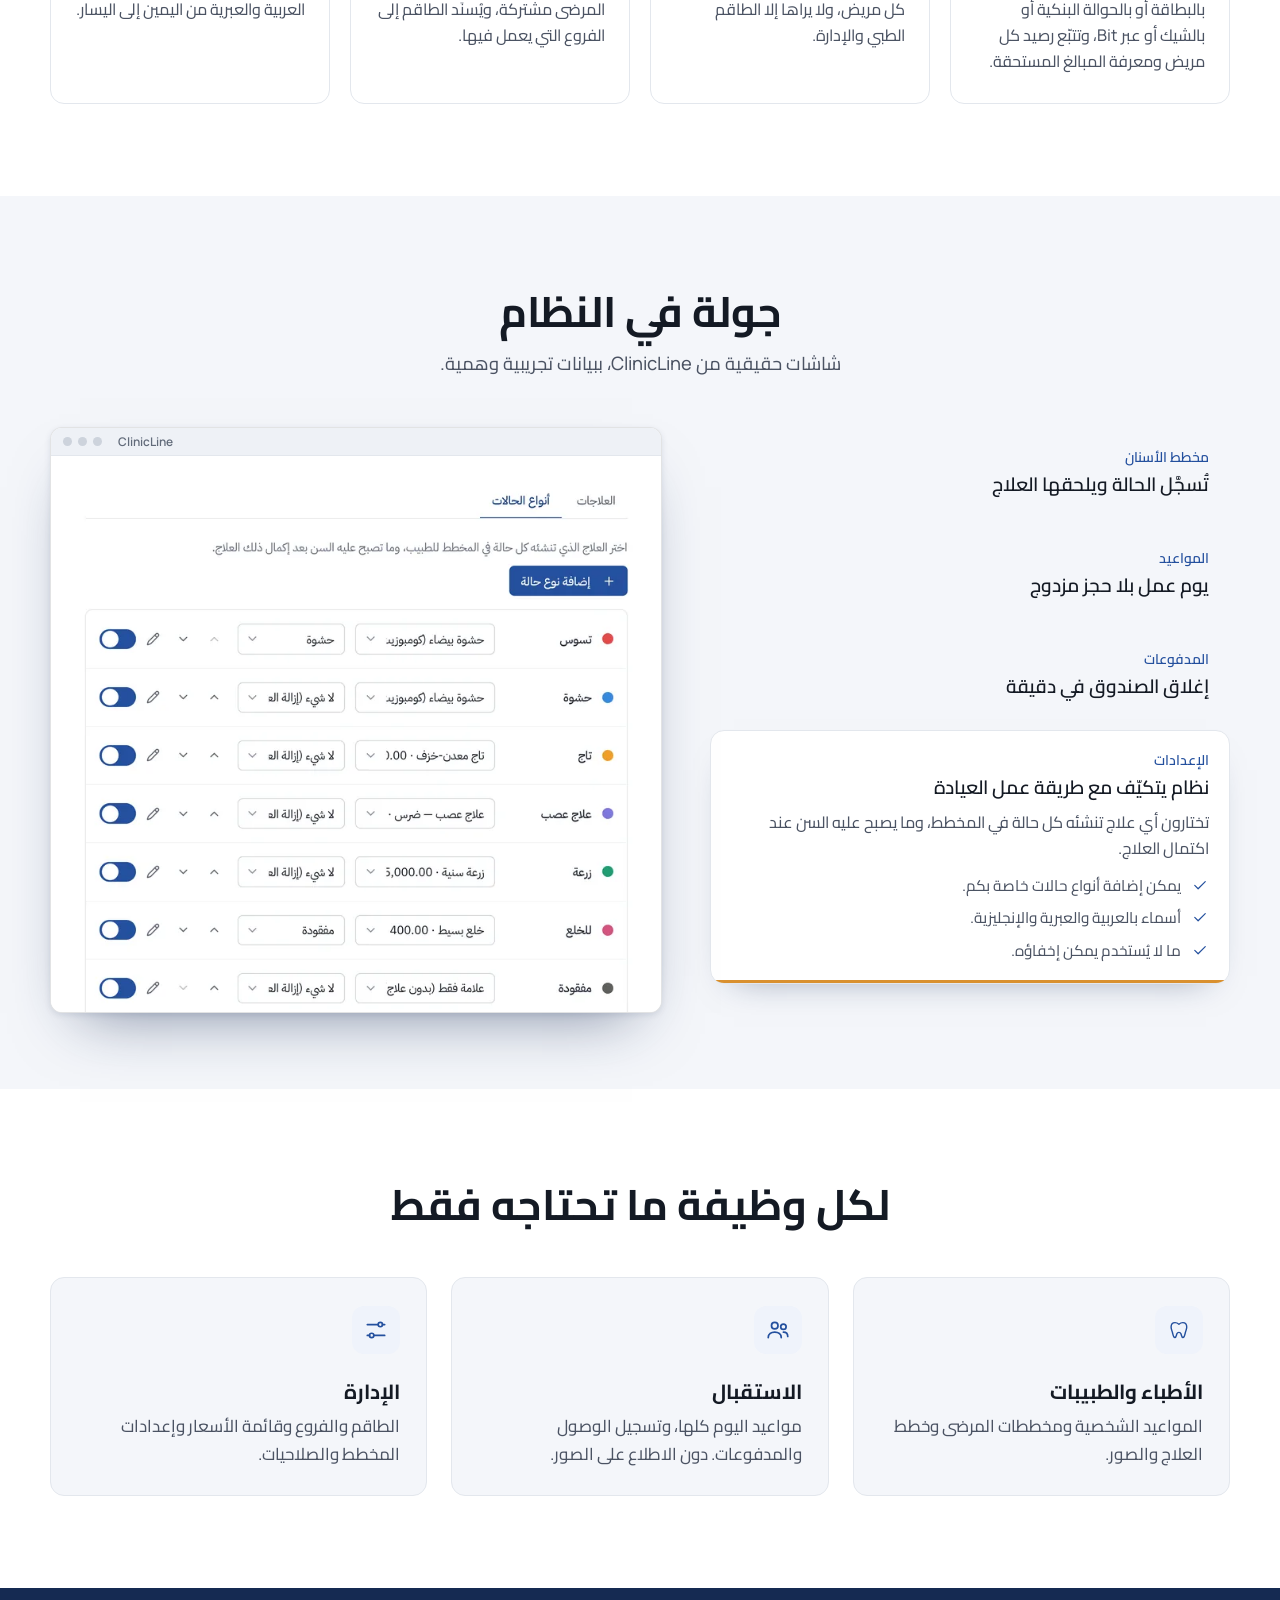
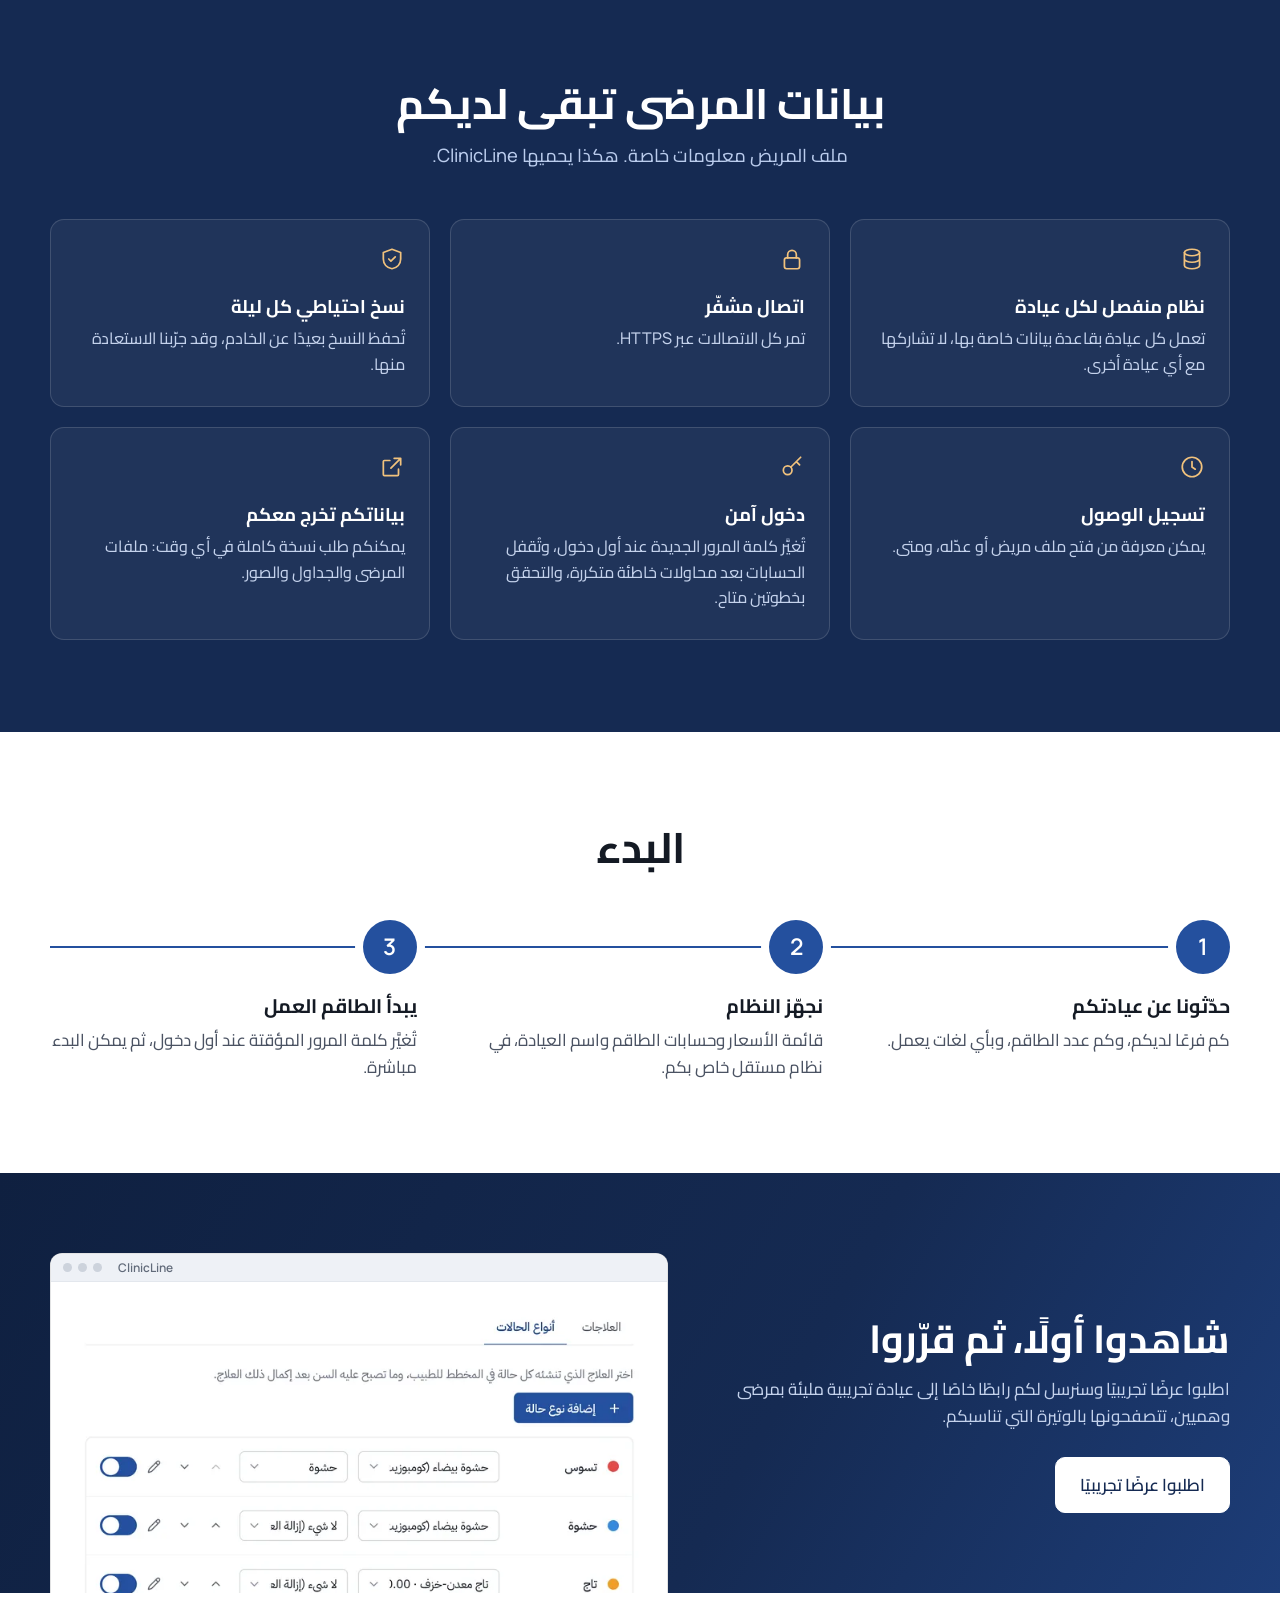
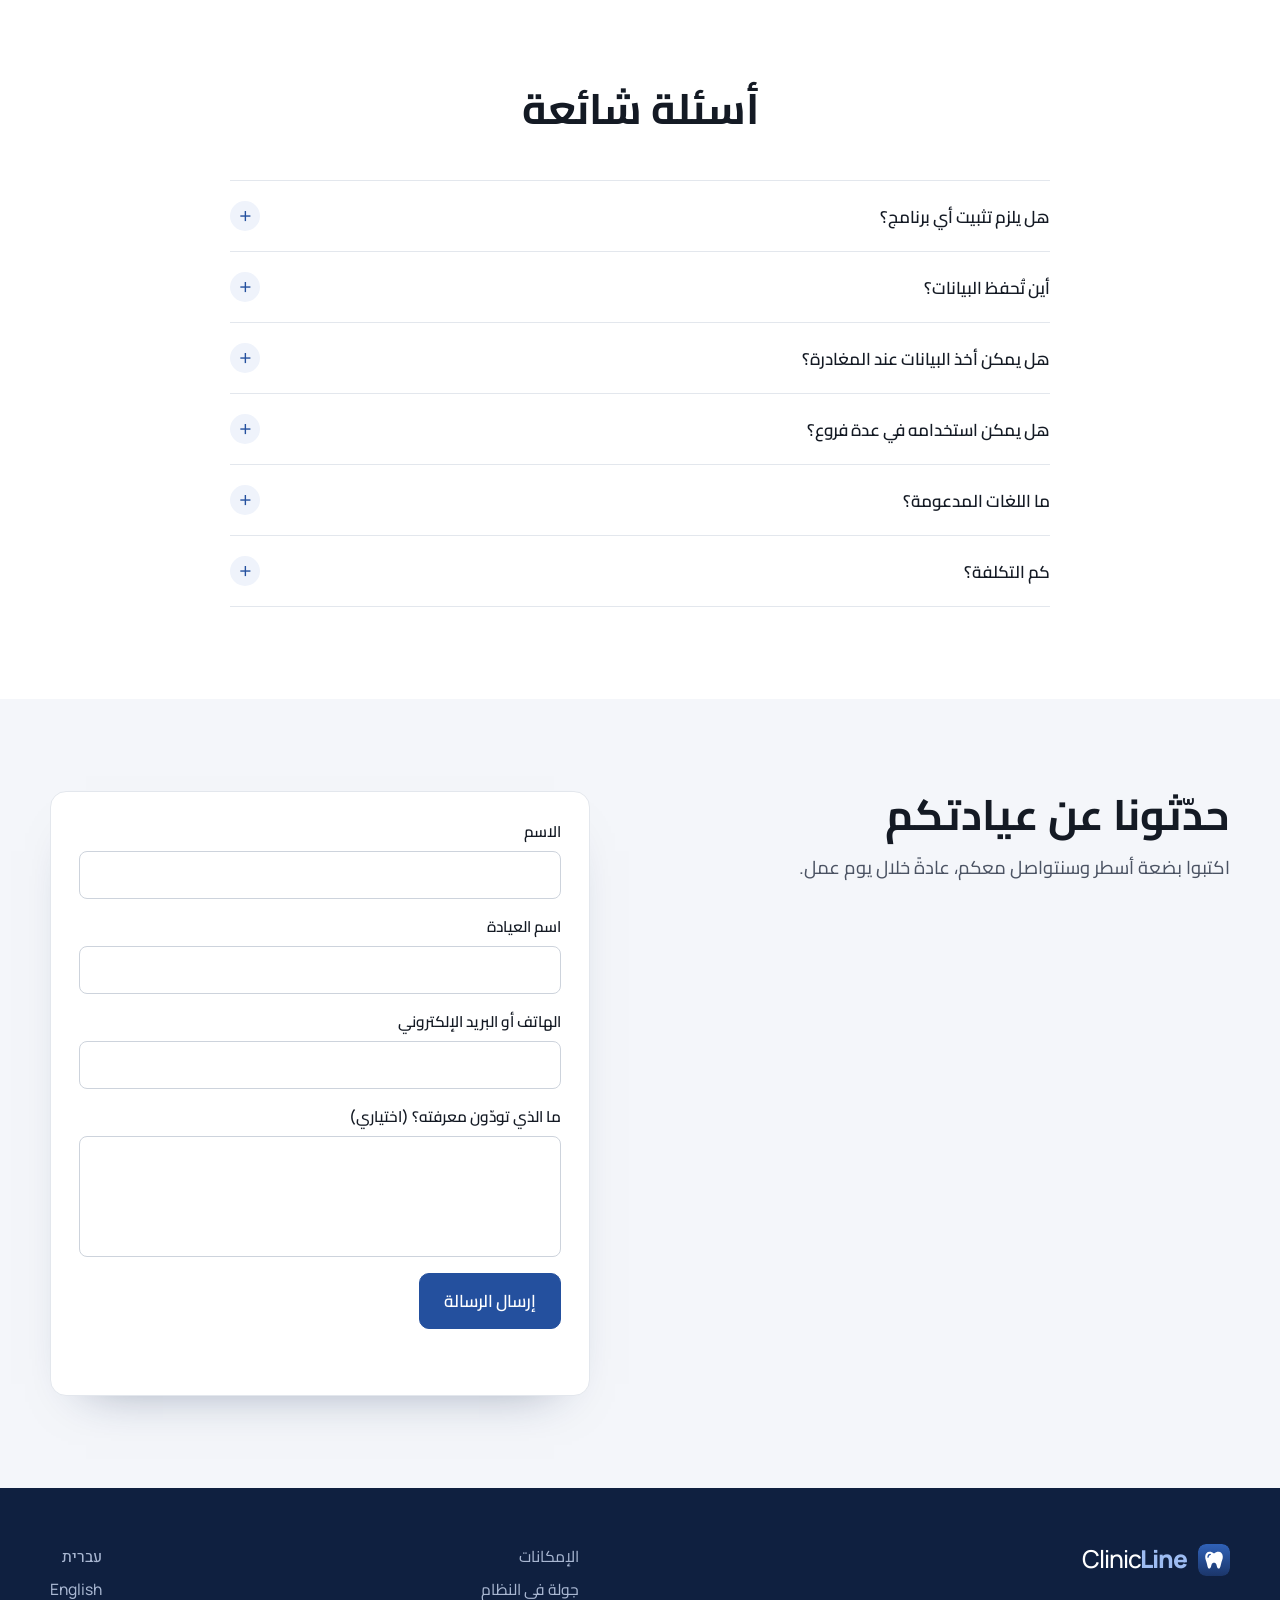
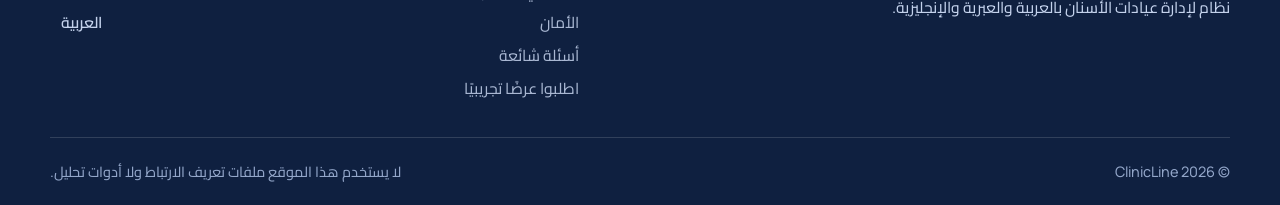
<file: ar/index.html>
<!doctype html>
<html lang="ar" dir="rtl">
<head>
  <meta charset="utf-8">
  <meta name="viewport" content="width=device-width, initial-scale=1">
  <title>ClinicLine: نظام لإدارة عيادات الأسنان بالعربية والعبرية والإنجليزية</title>
  <meta name="description" content="المواعيد وملفات المرضى ومخطط أسنان تفاعلي وخطط العلاج والمدفوعات لعيادات الأسنان. لكل عيادة نظام خاص بها.">
  <link rel="canonical" href="https://clinicline.help/ar/">
  <link rel="alternate" hreflang="he" href="https://clinicline.help/">
  <link rel="alternate" hreflang="en" href="https://clinicline.help/en/">
  <link rel="alternate" hreflang="ar" href="https://clinicline.help/ar/">
  <link rel="alternate" hreflang="x-default" href="https://clinicline.help/">
  <meta property="og:type" content="website">
  <meta property="og:site_name" content="ClinicLine">
  <meta property="og:title" content="ClinicLine: نظام لإدارة عيادات الأسنان بالعربية والعبرية والإنجليزية">
  <meta property="og:description" content="المواعيد وملفات المرضى ومخطط أسنان تفاعلي وخطط العلاج والمدفوعات لعيادات الأسنان. لكل عيادة نظام خاص بها.">
  <meta property="og:url" content="https://clinicline.help/ar/">
  <meta property="og:image" content="https://clinicline.help/assets/og.png">
  <meta name="twitter:card" content="summary_large_image">
  <meta name="theme-color" content="#152a52">
  <link rel="icon" href="../assets/icon.svg" type="image/svg+xml">
  <link rel="preload" href="../assets/fonts/manrope.woff2" as="font" type="font/woff2" crossorigin>
  <link rel="preload" href="../assets/fonts/cairo.woff2" as="font" type="font/woff2" crossorigin>
  <link rel="preload" as="image" type="image/webp" imagesrcset="../assets/shots/ar-patient-768.webp 768w, ../assets/shots/ar-patient-1536.webp 1536w, ../assets/shots/ar-patient-3072.webp 3072w" imagesizes="(min-width: 961px) 520px, calc(100vw - 40px)">
  <link rel="stylesheet" href="../assets/fonts.css">
  <link rel="stylesheet" href="../assets/style.css">
  <script>document.documentElement.classList.add('js')</script>
  <script type="application/ld+json">{"@context":"https://schema.org","@type":"SoftwareApplication","name":"ClinicLine","applicationCategory":"BusinessApplication","operatingSystem":"Web browser","description":"المواعيد وملفات المرضى ومخطط أسنان تفاعلي وخطط العلاج والمدفوعات لعيادات الأسنان. لكل عيادة نظام خاص بها.","inLanguage":["he","ar","en"],"url":"https://clinicline.help/"}</script>
</head>
<body>
  <a class="skip" href="#main">انتقال إلى المحتوى</a>
  <header class="top" id="top">
    <div class="wrap top-row">
      <a class="brand" href="../ar/"><img src="../assets/icon.svg" alt="" width="32" height="32"><span class="wm"><span class="wm-a">Clinic</span><span class="wm-b">Line</span></span></a>
      <nav class="nav" aria-label="القائمة">
        <a href="#features">الإمكانات</a>
        <a href="#tour">جولة في النظام</a>
        <a href="#security">الأمان</a>
        <a href="#start">البدء</a>
        <a href="#faq">أسئلة شائعة</a>
      </nav>
      <div class="langs" aria-label="Language"><a href="../" lang="he" hreflang="he">עברית</a><a href="../en/" lang="en" hreflang="en">English</a><a href="../ar/" lang="ar" hreflang="ar" aria-current="true">العربية</a></div>
      <a class="btn btn-small btn-top" href="#contact">اطلبوا عرضًا تجريبيًا</a>
    </div>
  </header>

  <main id="main">
    <section class="hero">
      <div class="wrap hero-grid">
        <div class="hero-copy">
          <h1 class="rise" style="--d:0ms">عيادة أسنانكم، كل شيء في مكان واحد.</h1>
          <p class="lead rise" style="--d:120ms">ClinicLine نظام لإدارة عيادات الأسنان: المواعيد وملفات المرضى وخطط العلاج والمدفوعات، بالعربية والعبرية والإنجليزية.</p>
          <p class="hero-actions rise" style="--d:240ms">
            <a class="btn btn-light" href="#contact">اطلبوا عرضًا تجريبيًا</a>
            <a class="btn btn-ghost" href="#tour">ما الذي يقدّمه النظام</a>
          </p>
        </div>
        <div class="stage rise" style="--d:200ms" id="stage">
          <figure class="frame frame-main"><div class="frame-bar" dir="ltr"><i></i><i></i><i></i><span>ClinicLine</span></div><img src="../assets/shots/ar-patient-1536.webp" srcset="../assets/shots/ar-patient-768.webp 768w, ../assets/shots/ar-patient-1536.webp 1536w, ../assets/shots/ar-patient-3072.webp 3072w" sizes="(min-width: 961px) 520px, calc(100vw - 40px)" width="1536" height="1400" alt="شاشة المريض في ClinicLine مع مخطط الأسنان وعلاج بانتظار الموافقة" fetchpriority="high"></figure>
          <figure class="stat-card"><img src="../assets/shots/ar-card-612.webp" srcset="../assets/shots/ar-card-612.webp 612w, ../assets/shots/ar-card-1224.webp 1224w" sizes="220px" width="1224" height="366" alt="إجمالي المقبوضات هذا الشهر في ClinicLine" loading="lazy" decoding="async"></figure>
        </div>
      </div>
    </section>

    <section class="trust" aria-label="ClinicLine">
      <div class="wrap"><ul class="trust-list"><li><svg class="ico" viewBox="0 0 24 24" fill="none" stroke="currentColor" stroke-width="1.6" stroke-linecap="round" stroke-linejoin="round" aria-hidden="true"><circle cx="12" cy="12" r="9"/><path d="M3 12h18M12 3c3 3 3 15 0 18M12 3c-3 3-3 15 0 18"/></svg><div><h3>ثلاث لغات</h3><p>العربية والعبرية والإنجليزية، من اليمين إلى اليسار حيث يلزم.</p></div></li><li><svg class="ico" viewBox="0 0 24 24" fill="none" stroke="currentColor" stroke-width="1.6" stroke-linecap="round" stroke-linejoin="round" aria-hidden="true"><ellipse cx="12" cy="6" rx="7" ry="3"/><path d="M5 6v6c0 1.7 3.1 3 7 3s7-1.3 7-3V6M5 12v6c0 1.7 3.1 3 7 3s7-1.3 7-3v-6"/></svg><div><h3>نظام خاص لكل عيادة</h3><p>قاعدة بيانات خاصة بها، لا يشاركها أحد.</p></div></li><li><svg class="ico" viewBox="0 0 24 24" fill="none" stroke="currentColor" stroke-width="1.6" stroke-linecap="round" stroke-linejoin="round" aria-hidden="true"><path d="M12 3l8 3v6c0 4.5-3.2 8-8 9-4.8-1-8-4.5-8-9V6z"/><path d="m9 12 2 2 4-4"/></svg><div><h3>نسخ احتياطي كل ليلة</h3><p>نسخ تُحفظ بعيدًا عن الخادم.</p></div></li><li><svg class="ico" viewBox="0 0 24 24" fill="none" stroke="currentColor" stroke-width="1.6" stroke-linecap="round" stroke-linejoin="round" aria-hidden="true"><rect x="3" y="4" width="18" height="16" rx="2"/><path d="M3 9h18"/></svg><div><h3>يعمل في المتصفح</h3><p>لا حاجة لتثبيت أي شيء على حواسيب العيادة.</p></div></li></ul></div>
    </section>

    <section class="section" id="features">
      <div class="wrap">
        <div class="section-head" data-reveal><h2>ما الذي يقدّمه النظام</h2><p>كل ما يحتاجه الاستقبال والطاقم الطبي والإدارة خلال يوم العمل.</p></div>
        <ul class="cards"><li class="card" data-reveal style="--d:0ms"><svg class="ico ico-lg" viewBox="0 0 24 24" fill="none" stroke="currentColor" stroke-width="1.6" stroke-linecap="round" stroke-linejoin="round" aria-hidden="true"><rect x="3" y="5" width="18" height="16" rx="2"/><path d="M3 10h18M8 3v4M16 3v4"/></svg><h3>المواعيد</h3><p>عرض يومي لكل غرفة مع الطاقم الطبي لكل موعد. يُكتشف الحجز المزدوج قبل حفظه.</p></li><li class="card" data-reveal style="--d:70ms"><svg class="ico ico-lg" viewBox="0 0 24 24" fill="none" stroke="currentColor" stroke-width="1.6" stroke-linecap="round" stroke-linejoin="round" aria-hidden="true"><circle cx="12" cy="8" r="3.5"/><path d="M5 20c0-3.9 3.1-6 7-6s7 2.1 7 6"/></svg><h3>ملفات المرضى</h3><p>بيانات الاتصال والتاريخ المرضي والحساسية والمواعيد والملاحظات. يمكن الوصول إلى أي ملف برقم الهوية أو بالاسم.</p></li><li class="card" data-reveal style="--d:140ms"><svg class="ico ico-lg" viewBox="0 0 24 24" fill="none" stroke="currentColor" stroke-width="1.6" stroke-linecap="round" stroke-linejoin="round" aria-hidden="true"><g transform="translate(-1.2 -1.2) scale(.82)"><path d="M16 9.6C14.6 8.4 13.2 7.8 11.6 7.8 8.9 7.8 7.2 9.9 7.2 12.8c0 2.4 1 4.1 1.6 6.4.6 2.4.9 5.4 2.6 5.4 1.6 0 1.7-2.7 2.3-4.3.4-1 1.2-1.5 2.3-1.5s1.9.5 2.3 1.5c.6 1.6.7 4.3 2.3 4.3 1.7 0 2-3 2.6-5.4.6-2.3 1.6-4 1.6-6.4 0-2.9-1.7-5-4.4-5-1.6 0-3 .6-4.4 1.8z"/></g></svg><h3>مخطط الأسنان</h3><p>تُسجَّل الحالة على السن فيُضاف العلاج إلى الخطة تلقائيًا، وعند إكماله يتحدّث المخطط.</p></li><li class="card" data-reveal style="--d:210ms"><svg class="ico ico-lg" viewBox="0 0 24 24" fill="none" stroke="currentColor" stroke-width="1.6" stroke-linecap="round" stroke-linejoin="round" aria-hidden="true"><rect x="5" y="4" width="14" height="17" rx="2"/><path d="M9 4h6v3H9zM8 12h8M8 16h5"/></svg><h3>خطط العلاج</h3><p>تؤخذ الإجراءات من قائمة أسعار العيادة وتنتقل من «مقترح» إلى «مكتمل».</p></li><li class="card" data-reveal style="--d:0ms"><svg class="ico ico-lg" viewBox="0 0 24 24" fill="none" stroke="currentColor" stroke-width="1.6" stroke-linecap="round" stroke-linejoin="round" aria-hidden="true"><path d="M3 7a2 2 0 0 1 2-2h13v4"/><rect x="3" y="7" width="18" height="13" rx="2"/><circle cx="16.5" cy="13.5" r="1.2"/></svg><h3>المدفوعات والرصيد</h3><p>يمكن استلام الدفعات نقدًا أو بالبطاقة أو بالحوالة البنكية أو بالشيك أو عبر Bit، وتتبّع رصيد كل مريض ومعرفة المبالغ المستحقة.</p></li><li class="card" data-reveal style="--d:70ms"><svg class="ico ico-lg" viewBox="0 0 24 24" fill="none" stroke="currentColor" stroke-width="1.6" stroke-linecap="round" stroke-linejoin="round" aria-hidden="true"><rect x="3" y="4" width="18" height="16" rx="2"/><circle cx="9" cy="10" r="1.6"/><path d="m4 18 5-5 4 4 3-3 4 4"/></svg><h3>الصور والأشعة</h3><p>تُحفظ صور الأشعة والصور في ملف كل مريض، ولا يراها إلا الطاقم الطبي والإدارة.</p></li><li class="card" data-reveal style="--d:140ms"><svg class="ico ico-lg" viewBox="0 0 24 24" fill="none" stroke="currentColor" stroke-width="1.6" stroke-linecap="round" stroke-linejoin="round" aria-hidden="true"><rect x="4" y="3" width="10" height="18" rx="1"/><path d="M14 9h6v12h-6M8 7h2M8 11h2M8 15h2"/></svg><h3>عدة فروع</h3><p>حساب واحد لكل الفروع. قائمة المرضى مشتركة، ويُسنَد الطاقم إلى الفروع التي يعمل فيها.</p></li><li class="card" data-reveal style="--d:210ms"><svg class="ico ico-lg" viewBox="0 0 24 24" fill="none" stroke="currentColor" stroke-width="1.6" stroke-linecap="round" stroke-linejoin="round" aria-hidden="true"><circle cx="12" cy="12" r="9"/><path d="M3 12h18M12 3c3 3 3 15 0 18M12 3c-3 3-3 15 0 18"/></svg><h3>ثلاث لغات</h3><p>العربية والعبرية والإنجليزية. تُعرض العربية والعبرية من اليمين إلى اليسار.</p></li></ul>
      </div>
    </section>

    <section class="section section-wash" id="tour">
      <div class="wrap">
        <div class="section-head" data-reveal><h2>جولة في النظام</h2><p>شاشات حقيقية من ClinicLine، ببيانات تجريبية وهمية.</p></div>
        <div class="tour" id="tour-ui" data-reveal>
          <div class="tour-tabs" role="tablist" aria-orientation="vertical"><button type="button" role="tab" id="tab-0" aria-selected="true" aria-controls="panel-0" tabindex="0" class="tour-tab is-on" data-i="0"><span class="tour-tab-name">مخطط الأسنان</span><span class="tour-tab-title">تُسجَّل الحالة ويلحقها العلاج</span><span class="tour-tab-more"><span class="tour-more-in"><span class="tour-d">اضغطوا على سن واختاروا حالة. يضيف ClinicLine العلاج إلى خطة العلاج بالسعر المحدد في قائمة أسعاركم.</span><ul><li><svg class="ico ico-sm" viewBox="0 0 24 24" fill="none" stroke="currentColor" stroke-width="1.6" stroke-linecap="round" stroke-linejoin="round" aria-hidden="true"><path d="m5 12.5 4.5 4.5L19 7.5"/></svg><span>ينتقل العلاج من «مقترح» إلى «مكتمل» في الشاشة نفسها.</span></li><li><svg class="ico ico-sm" viewBox="0 0 24 24" fill="none" stroke="currentColor" stroke-width="1.6" stroke-linecap="round" stroke-linejoin="round" aria-hidden="true"><path d="m5 12.5 4.5 4.5L19 7.5"/></svg><span>إكمال حشوة أو خلع يحدّث المخطط تلقائيًا.</span></li><li><svg class="ico ico-sm" viewBox="0 0 24 24" fill="none" stroke="currentColor" stroke-width="1.6" stroke-linecap="round" stroke-linejoin="round" aria-hidden="true"><path d="m5 12.5 4.5 4.5L19 7.5"/></svg><span>يمكن إضافة السطح والملاحظات دون مغادرة بطاقة السن.</span></li></ul></span></span><span class="tour-bar" aria-hidden="true"></span></button><button type="button" role="tab" id="tab-1" aria-selected="false" aria-controls="panel-1" tabindex="-1" class="tour-tab" data-i="1"><span class="tour-tab-name">المواعيد</span><span class="tour-tab-title">يوم عمل بلا حجز مزدوج</span><span class="tour-tab-more"><span class="tour-more-in"><span class="tour-d">كل الغرف جنبًا إلى جنب. يظهر في كل موعد المريض والطبيب وسبب الزيارة.</span><ul><li><svg class="ico ico-sm" viewBox="0 0 24 24" fill="none" stroke="currentColor" stroke-width="1.6" stroke-linecap="round" stroke-linejoin="round" aria-hidden="true"><path d="m5 12.5 4.5 4.5L19 7.5"/></svg><span>تُكتشف التعارضات قبل الحفظ.</span></li><li><svg class="ico ico-sm" viewBox="0 0 24 24" fill="none" stroke="currentColor" stroke-width="1.6" stroke-linecap="round" stroke-linejoin="round" aria-hidden="true"><path d="m5 12.5 4.5 4.5L19 7.5"/></svg><span>المواعيد المكتملة وغير المنجزة تظهر بنظرة واحدة.</span></li><li><svg class="ico ico-sm" viewBox="0 0 24 24" fill="none" stroke="currentColor" stroke-width="1.6" stroke-linecap="round" stroke-linejoin="round" aria-hidden="true"><path d="m5 12.5 4.5 4.5L19 7.5"/></svg><span>الضغط على فترة فارغة يحجز موعدًا جديدًا.</span></li></ul></span></span><span class="tour-bar" aria-hidden="true"></span></button><button type="button" role="tab" id="tab-2" aria-selected="false" aria-controls="panel-2" tabindex="-1" class="tour-tab" data-i="2"><span class="tour-tab-name">المدفوعات</span><span class="tour-tab-title">إغلاق الصندوق في دقيقة</span><span class="tour-tab-more"><span class="tour-more-in"><span class="tour-d">يظهر ما دخل اليوم أو هذا الأسبوع أو هذا الشهر، موزعًا بين النقد والبطاقة والحوالة والشيك وBit.</span><ul><li><svg class="ico ico-sm" viewBox="0 0 24 24" fill="none" stroke="currentColor" stroke-width="1.6" stroke-linecap="round" stroke-linejoin="round" aria-hidden="true"><path d="m5 12.5 4.5 4.5L19 7.5"/></svg><span>كل دفعة مرتبطة بمريض وبعلاج.</span></li><li><svg class="ico ico-sm" viewBox="0 0 24 24" fill="none" stroke="currentColor" stroke-width="1.6" stroke-linecap="round" stroke-linejoin="round" aria-hidden="true"><path d="m5 12.5 4.5 4.5L19 7.5"/></svg><span>يُسجَّل رصيد المرضى، ويمكن معرفة المبالغ المستحقة على كل مريض.</span></li><li><svg class="ico ico-sm" viewBox="0 0 24 24" fill="none" stroke="currentColor" stroke-width="1.6" stroke-linecap="round" stroke-linejoin="round" aria-hidden="true"><path d="m5 12.5 4.5 4.5L19 7.5"/></svg><span>يمكن طباعة ملخص اليوم.</span></li></ul></span></span><span class="tour-bar" aria-hidden="true"></span></button><button type="button" role="tab" id="tab-3" aria-selected="false" aria-controls="panel-3" tabindex="-1" class="tour-tab" data-i="3"><span class="tour-tab-name">الإعدادات</span><span class="tour-tab-title">نظام يتكيّف مع طريقة عمل العيادة</span><span class="tour-tab-more"><span class="tour-more-in"><span class="tour-d">تختارون أي علاج تنشئه كل حالة في المخطط، وما يصبح عليه السن عند اكتمال العلاج.</span><ul><li><svg class="ico ico-sm" viewBox="0 0 24 24" fill="none" stroke="currentColor" stroke-width="1.6" stroke-linecap="round" stroke-linejoin="round" aria-hidden="true"><path d="m5 12.5 4.5 4.5L19 7.5"/></svg><span>يمكن إضافة أنواع حالات خاصة بكم.</span></li><li><svg class="ico ico-sm" viewBox="0 0 24 24" fill="none" stroke="currentColor" stroke-width="1.6" stroke-linecap="round" stroke-linejoin="round" aria-hidden="true"><path d="m5 12.5 4.5 4.5L19 7.5"/></svg><span>أسماء بالعربية والعبرية والإنجليزية.</span></li><li><svg class="ico ico-sm" viewBox="0 0 24 24" fill="none" stroke="currentColor" stroke-width="1.6" stroke-linecap="round" stroke-linejoin="round" aria-hidden="true"><path d="m5 12.5 4.5 4.5L19 7.5"/></svg><span>ما لا يُستخدم يمكن إخفاؤه.</span></li></ul></span></span><span class="tour-bar" aria-hidden="true"></span></button></div>
          <div class="tour-stage"><div role="tabpanel" id="panel-0" aria-labelledby="tab-0" class="tour-shot is-on"><figure class="frame "><div class="frame-bar" dir="ltr"><i></i><i></i><i></i><span>ClinicLine</span></div><img src="../assets/shots/ar-patient-1536.webp" srcset="../assets/shots/ar-patient-768.webp 768w, ../assets/shots/ar-patient-1536.webp 1536w, ../assets/shots/ar-patient-3072.webp 3072w" sizes="(min-width: 961px) 600px, calc(100vw - 40px)" width="1536" height="1400" alt="شاشة المريض في ClinicLine مع مخطط الأسنان وعلاج بانتظار الموافقة" loading="lazy" decoding="async"></figure></div><div role="tabpanel" id="panel-1" aria-labelledby="tab-1" class="tour-shot"><figure class="frame "><div class="frame-bar" dir="ltr"><i></i><i></i><i></i><span>ClinicLine</span></div><img src="../assets/shots/ar-schedule-1536.webp" srcset="../assets/shots/ar-schedule-768.webp 768w, ../assets/shots/ar-schedule-1536.webp 1536w, ../assets/shots/ar-schedule-3072.webp 3072w" sizes="(min-width: 961px) 600px, calc(100vw - 40px)" width="1536" height="1400" alt="جدول المواعيد اليومي في ClinicLine مع الغرف جنبًا إلى جنب" loading="lazy" decoding="async"></figure></div><div role="tabpanel" id="panel-2" aria-labelledby="tab-2" class="tour-shot"><figure class="frame "><div class="frame-bar" dir="ltr"><i></i><i></i><i></i><span>ClinicLine</span></div><img src="../assets/shots/ar-payments-1536.webp" srcset="../assets/shots/ar-payments-768.webp 768w, ../assets/shots/ar-payments-1536.webp 1536w, ../assets/shots/ar-payments-3072.webp 3072w" sizes="(min-width: 961px) 600px, calc(100vw - 40px)" width="1536" height="1400" alt="شاشة المدفوعات في ClinicLine مع الإجماليات حسب طريقة الدفع" loading="lazy" decoding="async"></figure></div><div role="tabpanel" id="panel-3" aria-labelledby="tab-3" class="tour-shot"><figure class="frame "><div class="frame-bar" dir="ltr"><i></i><i></i><i></i><span>ClinicLine</span></div><img src="../assets/shots/ar-types-1536.webp" srcset="../assets/shots/ar-types-768.webp 768w, ../assets/shots/ar-types-1536.webp 1536w, ../assets/shots/ar-types-3072.webp 3072w" sizes="(min-width: 961px) 600px, calc(100vw - 40px)" width="1536" height="1400" alt="شاشة إعدادات أنواع الحالات في مخطط ClinicLine" loading="lazy" decoding="async"></figure></div></div>
        </div>
      </div>
    </section>

    <section class="section" id="roles">
      <div class="wrap">
        <div class="section-head" data-reveal><h2>لكل وظيفة ما تحتاجه فقط</h2></div>
        <ul class="roles"><li class="role" data-reveal style="--d:0ms"><svg class="ico ico-lg" viewBox="0 0 24 24" fill="none" stroke="currentColor" stroke-width="1.6" stroke-linecap="round" stroke-linejoin="round" aria-hidden="true"><g transform="translate(-1.2 -1.2) scale(.82)"><path d="M16 9.6C14.6 8.4 13.2 7.8 11.6 7.8 8.9 7.8 7.2 9.9 7.2 12.8c0 2.4 1 4.1 1.6 6.4.6 2.4.9 5.4 2.6 5.4 1.6 0 1.7-2.7 2.3-4.3.4-1 1.2-1.5 2.3-1.5s1.9.5 2.3 1.5c.6 1.6.7 4.3 2.3 4.3 1.7 0 2-3 2.6-5.4.6-2.3 1.6-4 1.6-6.4 0-2.9-1.7-5-4.4-5-1.6 0-3 .6-4.4 1.8z"/></g></svg><h3>الأطباء والطبيبات</h3><p>المواعيد الشخصية ومخططات المرضى وخطط العلاج والصور.</p></li><li class="role" data-reveal style="--d:70ms"><svg class="ico ico-lg" viewBox="0 0 24 24" fill="none" stroke="currentColor" stroke-width="1.6" stroke-linecap="round" stroke-linejoin="round" aria-hidden="true"><circle cx="9" cy="8" r="3"/><path d="M3 19c0-3.3 2.7-5 6-5s6 1.7 6 5"/><circle cx="17" cy="9" r="2.5"/><path d="M17 14c2.4 0 4 1.3 4 4"/></svg><h3>الاستقبال</h3><p>مواعيد اليوم كلها، وتسجيل الوصول والمدفوعات. دون الاطلاع على الصور.</p></li><li class="role" data-reveal style="--d:140ms"><svg class="ico ico-lg" viewBox="0 0 24 24" fill="none" stroke="currentColor" stroke-width="1.6" stroke-linecap="round" stroke-linejoin="round" aria-hidden="true"><path d="M4 7h10M18 7h2M4 17h2M10 17h10"/><circle cx="16" cy="7" r="2"/><circle cx="8" cy="17" r="2"/></svg><h3>الإدارة</h3><p>الطاقم والفروع وقائمة الأسعار وإعدادات المخطط والصلاحيات.</p></li></ul>
      </div>
    </section>

    <section class="section section-deep" id="security">
      <div class="wrap">
        <div class="section-head" data-reveal><h2>بيانات المرضى تبقى لديكم</h2><p>ملف المريض معلومات خاصة. هكذا يحميها ClinicLine.</p></div>
        <ul class="secs"><li class="sec" data-reveal style="--d:0ms"><svg class="ico ico-lg" viewBox="0 0 24 24" fill="none" stroke="currentColor" stroke-width="1.6" stroke-linecap="round" stroke-linejoin="round" aria-hidden="true"><ellipse cx="12" cy="6" rx="7" ry="3"/><path d="M5 6v6c0 1.7 3.1 3 7 3s7-1.3 7-3V6M5 12v6c0 1.7 3.1 3 7 3s7-1.3 7-3v-6"/></svg><h3>نظام منفصل لكل عيادة</h3><p>تعمل كل عيادة بقاعدة بيانات خاصة بها، لا تشاركها مع أي عيادة أخرى.</p></li><li class="sec" data-reveal style="--d:70ms"><svg class="ico ico-lg" viewBox="0 0 24 24" fill="none" stroke="currentColor" stroke-width="1.6" stroke-linecap="round" stroke-linejoin="round" aria-hidden="true"><rect x="5" y="11" width="14" height="10" rx="2"/><path d="M8 11V8a4 4 0 0 1 8 0v3"/></svg><h3>اتصال مشفّر</h3><p>تمر كل الاتصالات عبر HTTPS.</p></li><li class="sec" data-reveal style="--d:140ms"><svg class="ico ico-lg" viewBox="0 0 24 24" fill="none" stroke="currentColor" stroke-width="1.6" stroke-linecap="round" stroke-linejoin="round" aria-hidden="true"><path d="M12 3l8 3v6c0 4.5-3.2 8-8 9-4.8-1-8-4.5-8-9V6z"/><path d="m9 12 2 2 4-4"/></svg><h3>نسخ احتياطي كل ليلة</h3><p>تُحفظ النسخ بعيدًا عن الخادم، وقد جرّبنا الاستعادة منها.</p></li><li class="sec" data-reveal style="--d:210ms"><svg class="ico ico-lg" viewBox="0 0 24 24" fill="none" stroke="currentColor" stroke-width="1.6" stroke-linecap="round" stroke-linejoin="round" aria-hidden="true"><circle cx="12" cy="12" r="9"/><path d="M12 7v5l3 2"/></svg><h3>تسجيل الوصول</h3><p>يمكن معرفة من فتح ملف مريض أو عدّله، ومتى.</p></li><li class="sec" data-reveal style="--d:0ms"><svg class="ico ico-lg" viewBox="0 0 24 24" fill="none" stroke="currentColor" stroke-width="1.6" stroke-linecap="round" stroke-linejoin="round" aria-hidden="true"><circle cx="8" cy="15" r="4"/><path d="M11 12l9-9M16 7l3 3"/></svg><h3>دخول آمن</h3><p>تُغيَّر كلمة المرور الجديدة عند أول دخول، وتُقفل الحسابات بعد محاولات خاطئة متكررة، والتحقق بخطوتين متاح.</p></li><li class="sec" data-reveal style="--d:70ms"><svg class="ico ico-lg" viewBox="0 0 24 24" fill="none" stroke="currentColor" stroke-width="1.6" stroke-linecap="round" stroke-linejoin="round" aria-hidden="true"><path d="M14 4h6v6M20 4l-9 9M18 14v5a1 1 0 0 1-1 1H5a1 1 0 0 1-1-1V7a1 1 0 0 1 1-1h5"/></svg><h3>بياناتكم تخرج معكم</h3><p>يمكنكم طلب نسخة كاملة في أي وقت: ملفات المرضى والجداول والصور.</p></li></ul>
      </div>
    </section>

    <section class="section" id="start">
      <div class="wrap">
        <div class="section-head" data-reveal><h2>البدء</h2></div>
        <ol class="steps" id="steps"><li data-reveal style="--d:0ms"><span class="step-n" aria-hidden="true">1</span><h3>حدّثونا عن عيادتكم</h3><p>كم فرعًا لديكم، وكم عدد الطاقم، وبأي لغات يعمل.</p></li><li data-reveal style="--d:120ms"><span class="step-n" aria-hidden="true">2</span><h3>نجهّز النظام</h3><p>قائمة الأسعار وحسابات الطاقم واسم العيادة، في نظام مستقل خاص بكم.</p></li><li data-reveal style="--d:240ms"><span class="step-n" aria-hidden="true">3</span><h3>يبدأ الطاقم العمل</h3><p>تُغيَّر كلمة المرور المؤقتة عند أول دخول، ثم يمكن البدء مباشرة.</p></li></ol>
      </div>
    </section>

    <section class="demo" id="demo">
      <div class="wrap demo-grid">
        <div data-reveal><h2>شاهدوا أولًا، ثم قرّروا</h2><p>اطلبوا عرضًا تجريبيًا وسنرسل لكم رابطًا خاصًا إلى عيادة تجريبية مليئة بمرضى وهميين، تتصفحونها بالوتيرة التي تناسبكم.</p><p><a class="btn btn-light" href="#contact">اطلبوا عرضًا تجريبيًا</a></p></div>
        <div class="demo-peek" data-reveal style="--d:120ms"><figure class="frame "><div class="frame-bar" dir="ltr"><i></i><i></i><i></i><span>ClinicLine</span></div><img src="../assets/shots/ar-types-1536.webp" srcset="../assets/shots/ar-types-768.webp 768w, ../assets/shots/ar-types-1536.webp 1536w, ../assets/shots/ar-types-3072.webp 3072w" sizes="(min-width: 961px) 560px, calc(100vw - 40px)" width="1536" height="1400" alt="شاشة إعدادات أنواع الحالات في مخطط ClinicLine" loading="lazy" decoding="async"></figure></div>
      </div>
    </section>

    <section class="section" id="faq">
      <div class="wrap faq-wrap">
        <div class="section-head" data-reveal><h2>أسئلة شائعة</h2></div>
        <div class="faq" data-reveal><details><summary>هل يلزم تثبيت أي برنامج؟</summary><p>لا. يعمل النظام في المتصفح على أي حاسوب أو جهاز لوحي أو هاتف.</p></details><details><summary>أين تُحفظ البيانات؟</summary><p>في قاعدة بيانات العيادة الخاصة، على خادم ندير شؤونه. نتفق معكم على منطقة الاستضافة.</p></details><details><summary>هل يمكن أخذ البيانات عند المغادرة؟</summary><p>نعم. نصدّر ملفات المرضى والجداول والصور في أي وقت تطلبون ذلك.</p></details><details><summary>هل يمكن استخدامه في عدة فروع؟</summary><p>نعم. تتشارك الفروع قائمة مرضى واحدة، ويُسنَد الطاقم إلى الفروع التي يعمل فيها.</p></details><details><summary>ما اللغات المدعومة؟</summary><p>العربية والعبرية والإنجليزية. يمكن تحديد لغة واحدة للعيادة كلها، أو ترك الاختيار للطاقم.</p></details><details><summary>كم التكلفة؟</summary><p>تعتمد على عدد الفروع وحجم الطاقم. أرسلوا لنا رسالة وسنعدّ لكم عرض سعر.</p></details></div>
      </div>
    </section>

    <section class="section section-wash" id="contact">
      <div class="wrap contact-grid">
        <div class="section-head" data-reveal><h2>حدّثونا عن عيادتكم</h2><p>اكتبوا بضعة أسطر وسنتواصل معكم، عادةً خلال يوم عمل.</p></div>
        <form class="form" id="contact-form" novalidate data-reveal style="--d:100ms">
          <label>الاسم<input name="name" autocomplete="name" required></label>
          <label>اسم العيادة<input name="clinic" autocomplete="organization"></label>
          <label>الهاتف أو البريد الإلكتروني<input name="reach" autocomplete="email" required></label>
          <label>ما الذي تودّون معرفته؟ (اختياري)<textarea name="message" rows="4"></textarea></label>
          <input class="hp" type="text" name="_gotcha" tabindex="-1" autocomplete="off" aria-hidden="true">
          <button class="btn" type="submit">إرسال الرسالة</button>
          <p class="form-status" role="status" aria-live="polite"></p>
        </form>
      </div>
    </section>
  </main>

  <footer class="foot">
    <div class="wrap foot-grid">
      <div class="foot-brand"><a class="brand" href="../ar/"><img src="../assets/icon.svg" alt="" width="32" height="32"><span class="wm"><span class="wm-a">Clinic</span><span class="wm-b">Line</span></span></a><p>نظام لإدارة عيادات الأسنان بالعربية والعبرية والإنجليزية.</p></div>
      <nav class="foot-nav" aria-label="القائمة">
        <a href="#features">الإمكانات</a><a href="#tour">جولة في النظام</a><a href="#security">الأمان</a><a href="#faq">أسئلة شائعة</a><a href="#contact">اطلبوا عرضًا تجريبيًا</a>
      </nav>
      <div class="foot-langs"><a href="../" lang="he" hreflang="he">עברית</a><a href="../en/" lang="en" hreflang="en">English</a><a href="../ar/" lang="ar" hreflang="ar" aria-current="true">العربية</a></div>
    </div>
    <div class="wrap foot-row"><span>© 2026 ClinicLine</span><span>لا يستخدم هذا الموقع ملفات تعريف الارتباط ولا أدوات تحليل.</span></div>
  </footer>

  <script type="application/json" id="strings">{"lang":"ar","contact":{"title":"حدّثونا عن عيادتكم","intro":"اكتبوا بضعة أسطر وسنتواصل معكم، عادةً خلال يوم عمل.","name":"الاسم","clinic":"اسم العيادة","reach":"الهاتف أو البريد الإلكتروني","message":"ما الذي تودّون معرفته؟ (اختياري)","send":"إرسال الرسالة","sending":"جارٍ الإرسال…","thanks":"شكرًا، وصلتنا رسالتكم وسنتواصل معكم.","error":"لم تُرسل الرسالة. تحقّقوا من الاتصال وحاولوا مرة أخرى.","required":"يُرجى كتابة الاسم ورقم هاتف أو بريد إلكتروني."}}</script>
  <script src="../assets/config.js"></script>
  <script src="../assets/app.js" defer></script>
  <script src="../assets/form.js" defer></script>
</body>
</html>
</file>
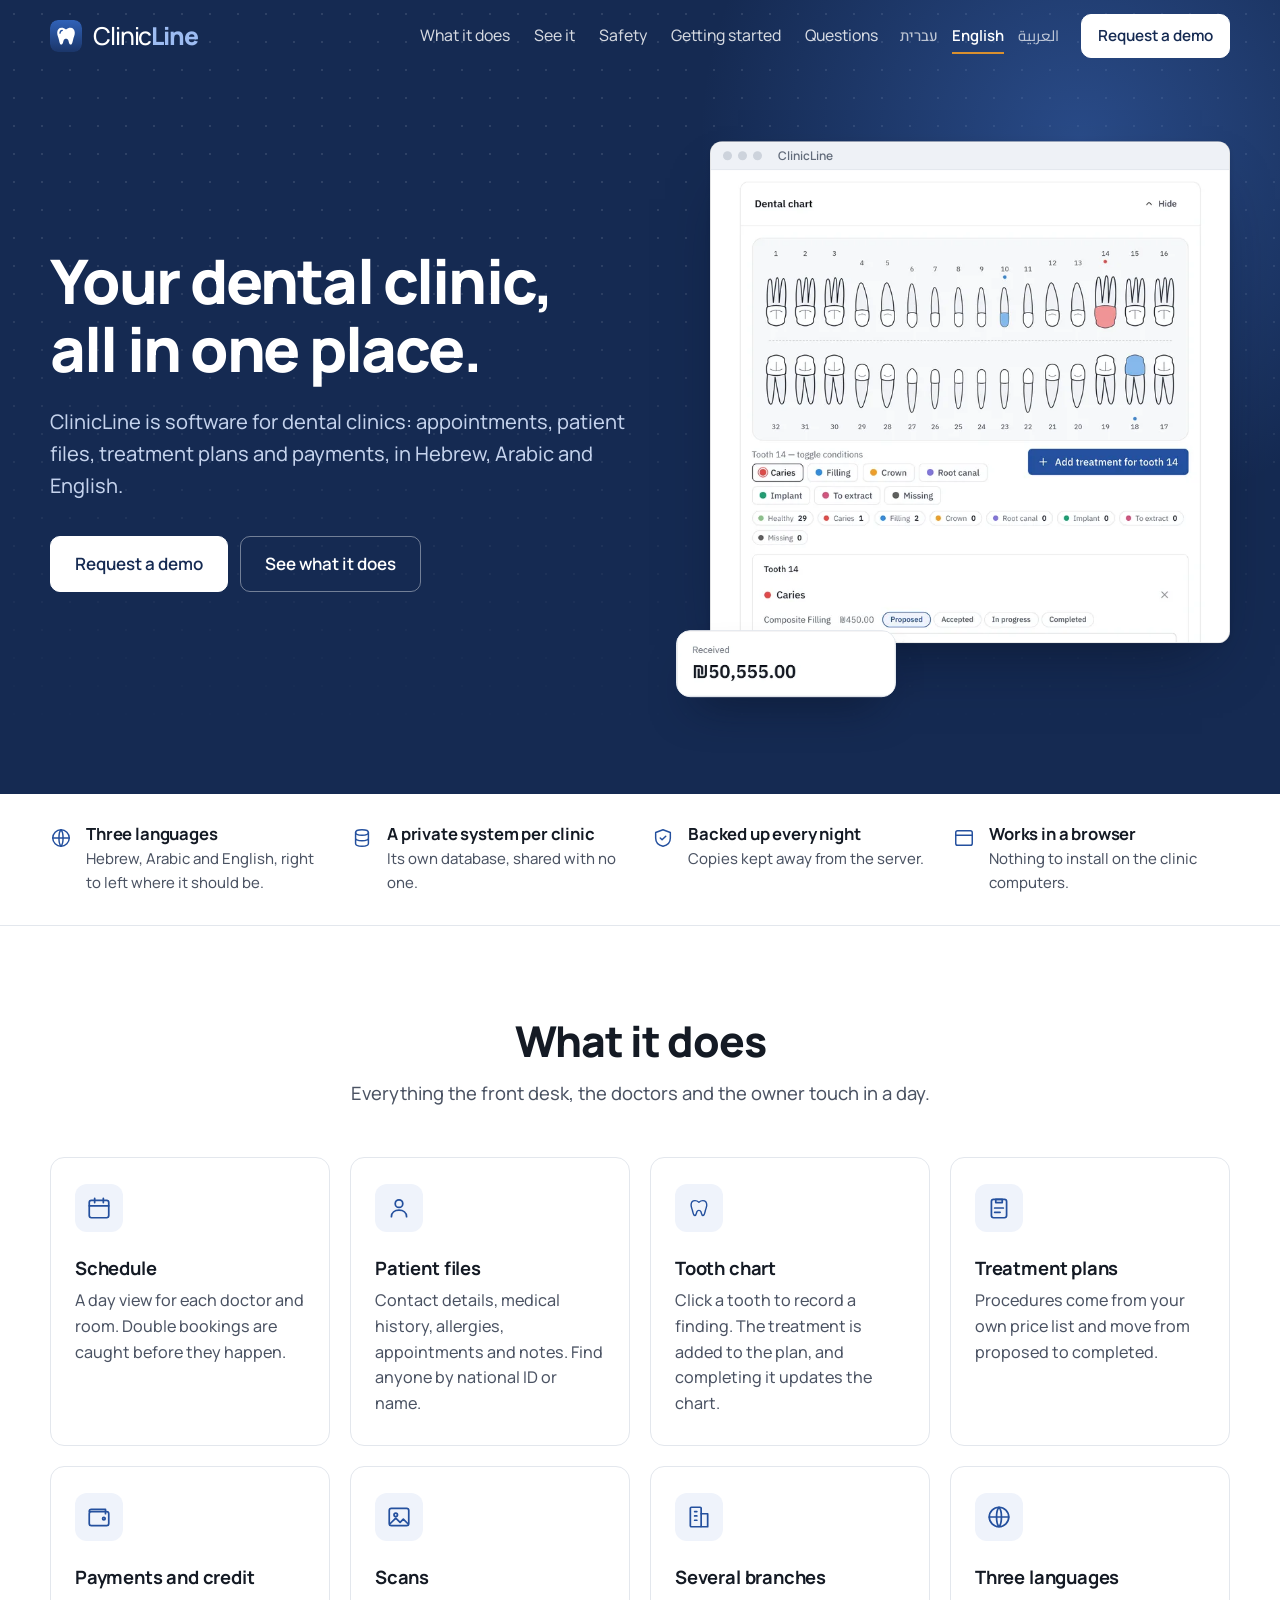
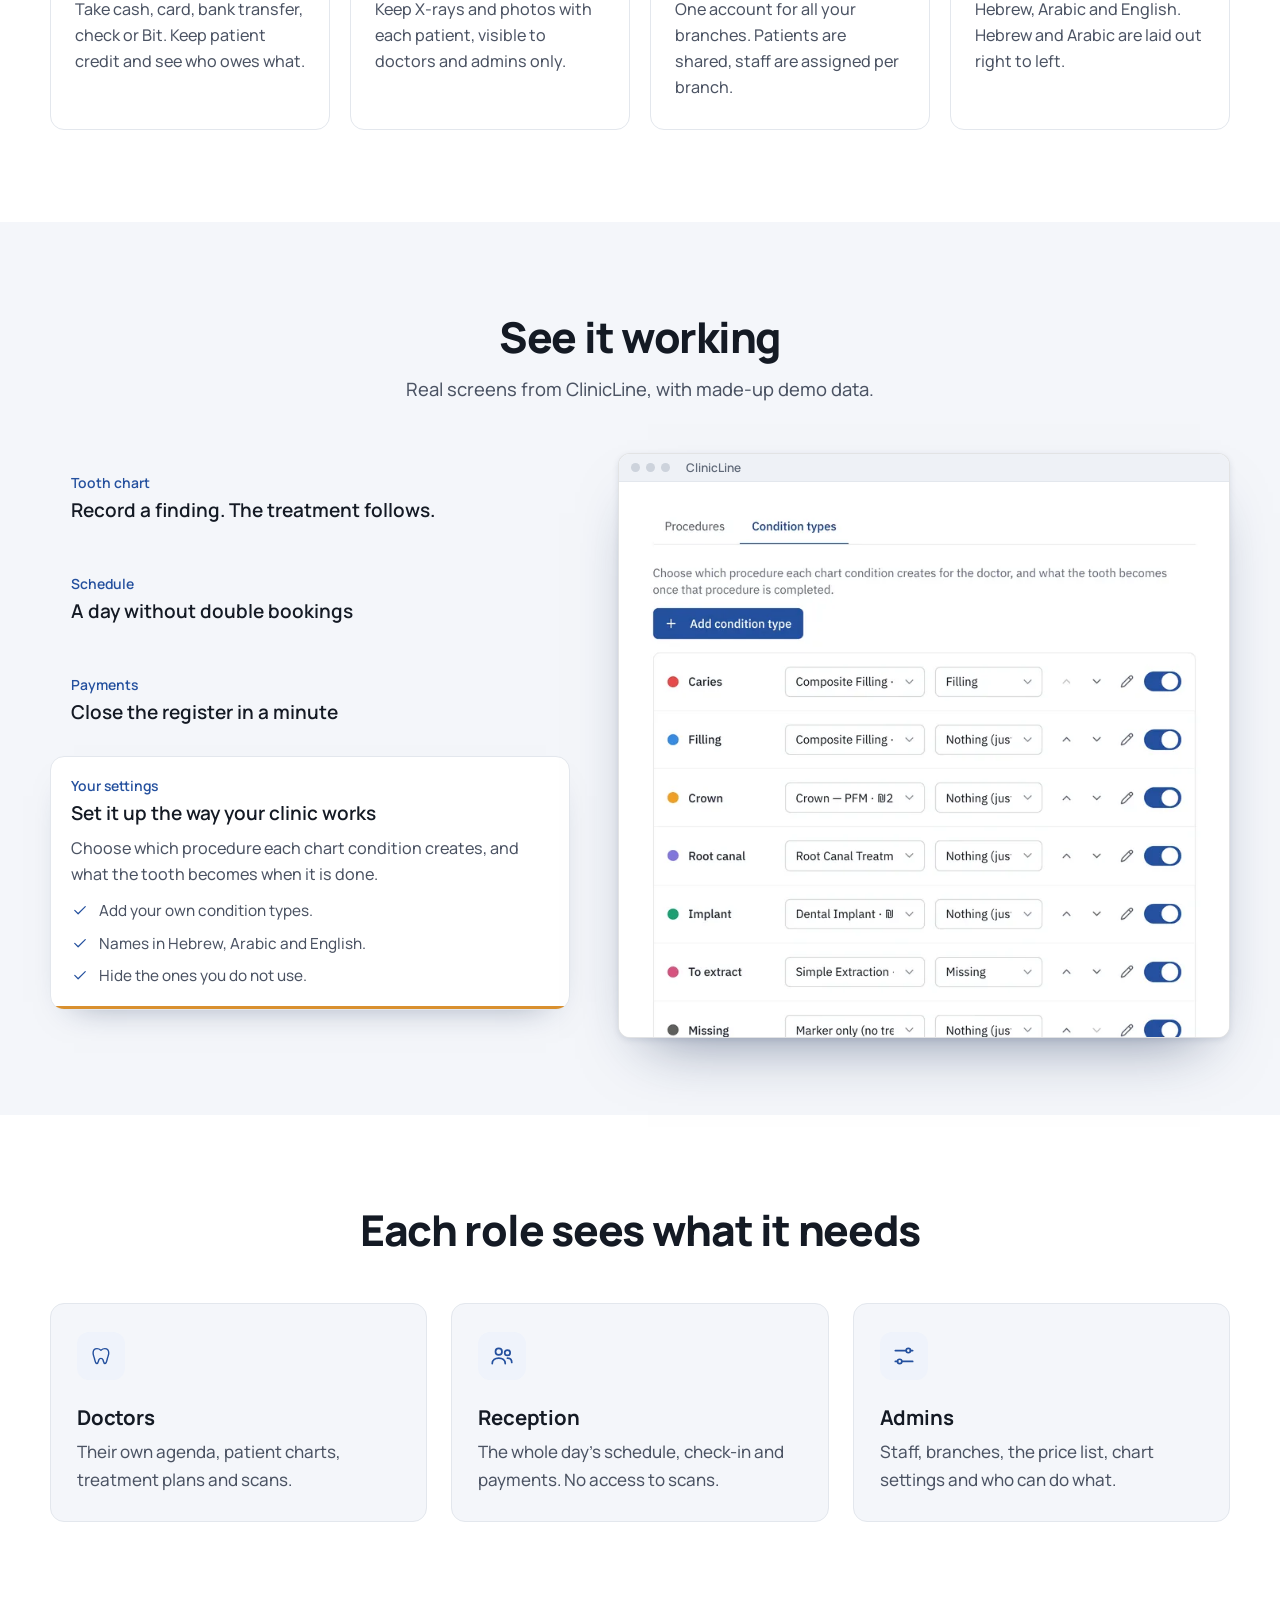
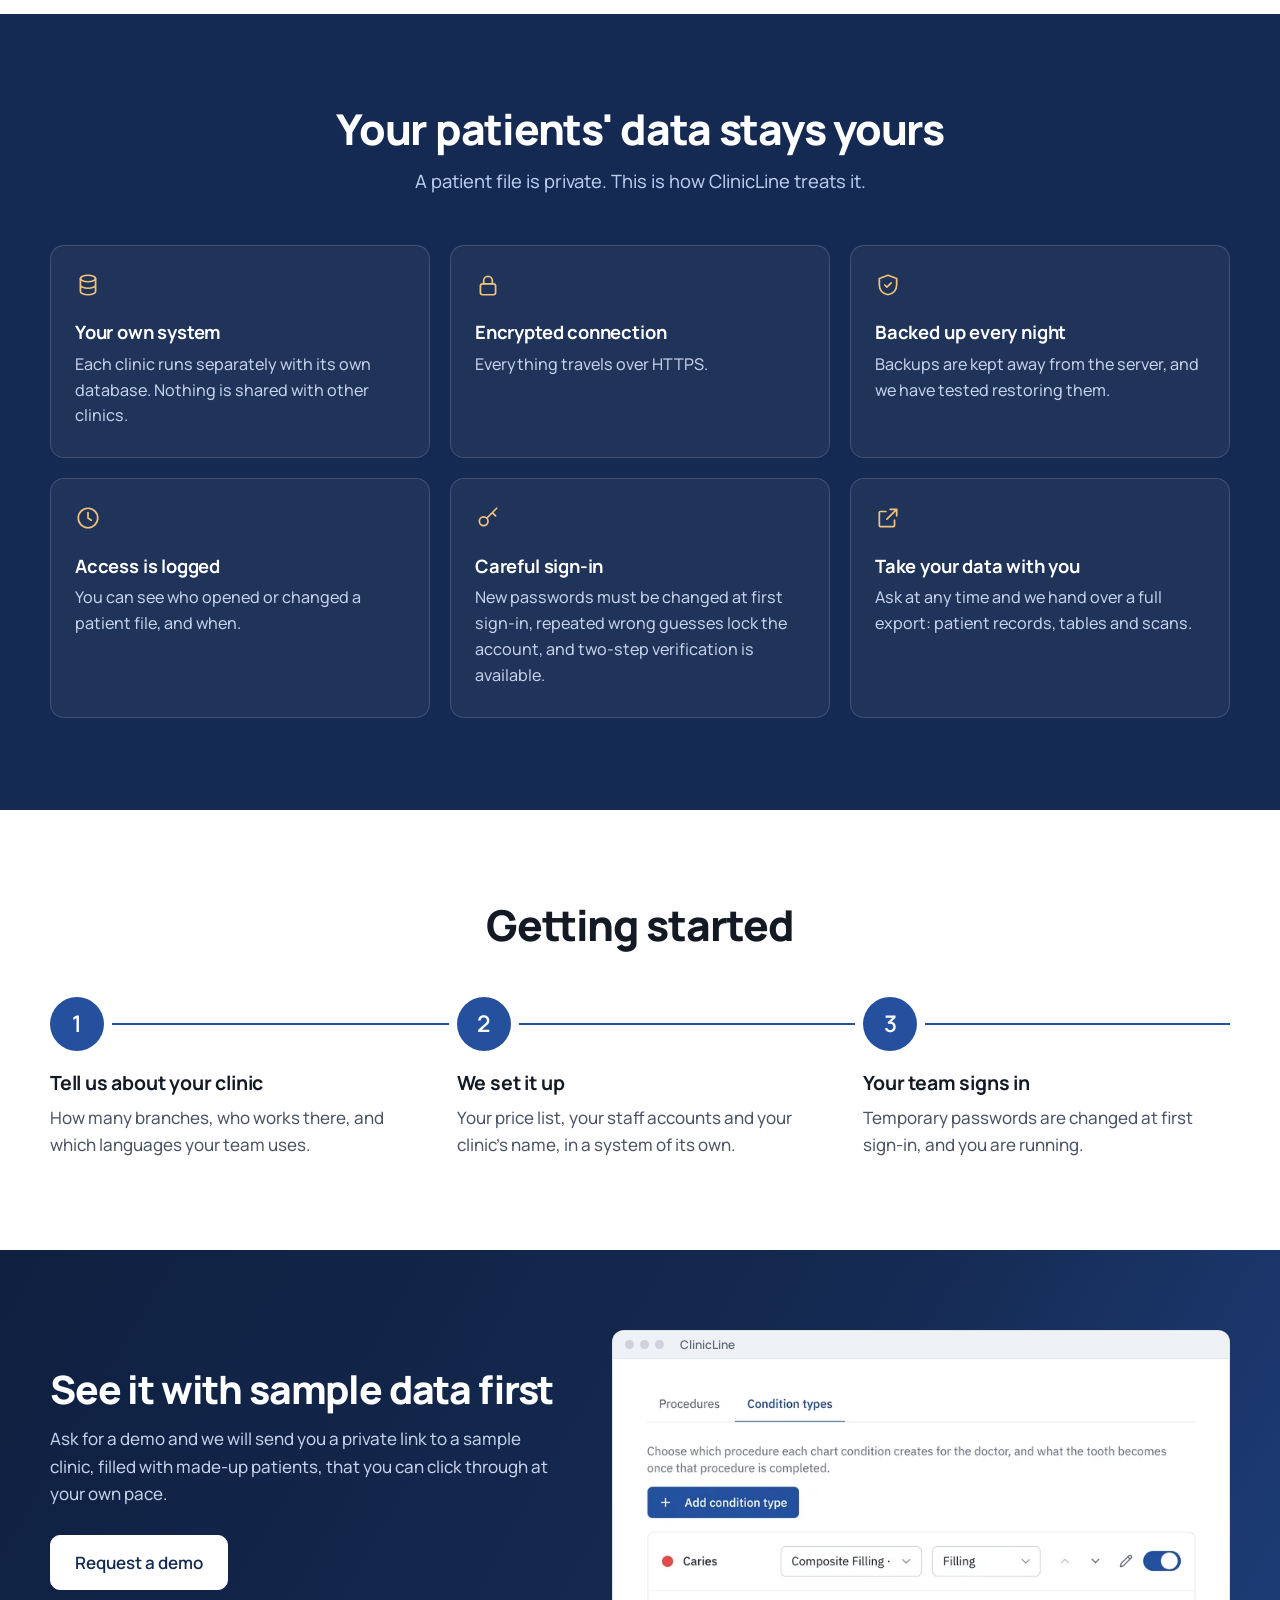
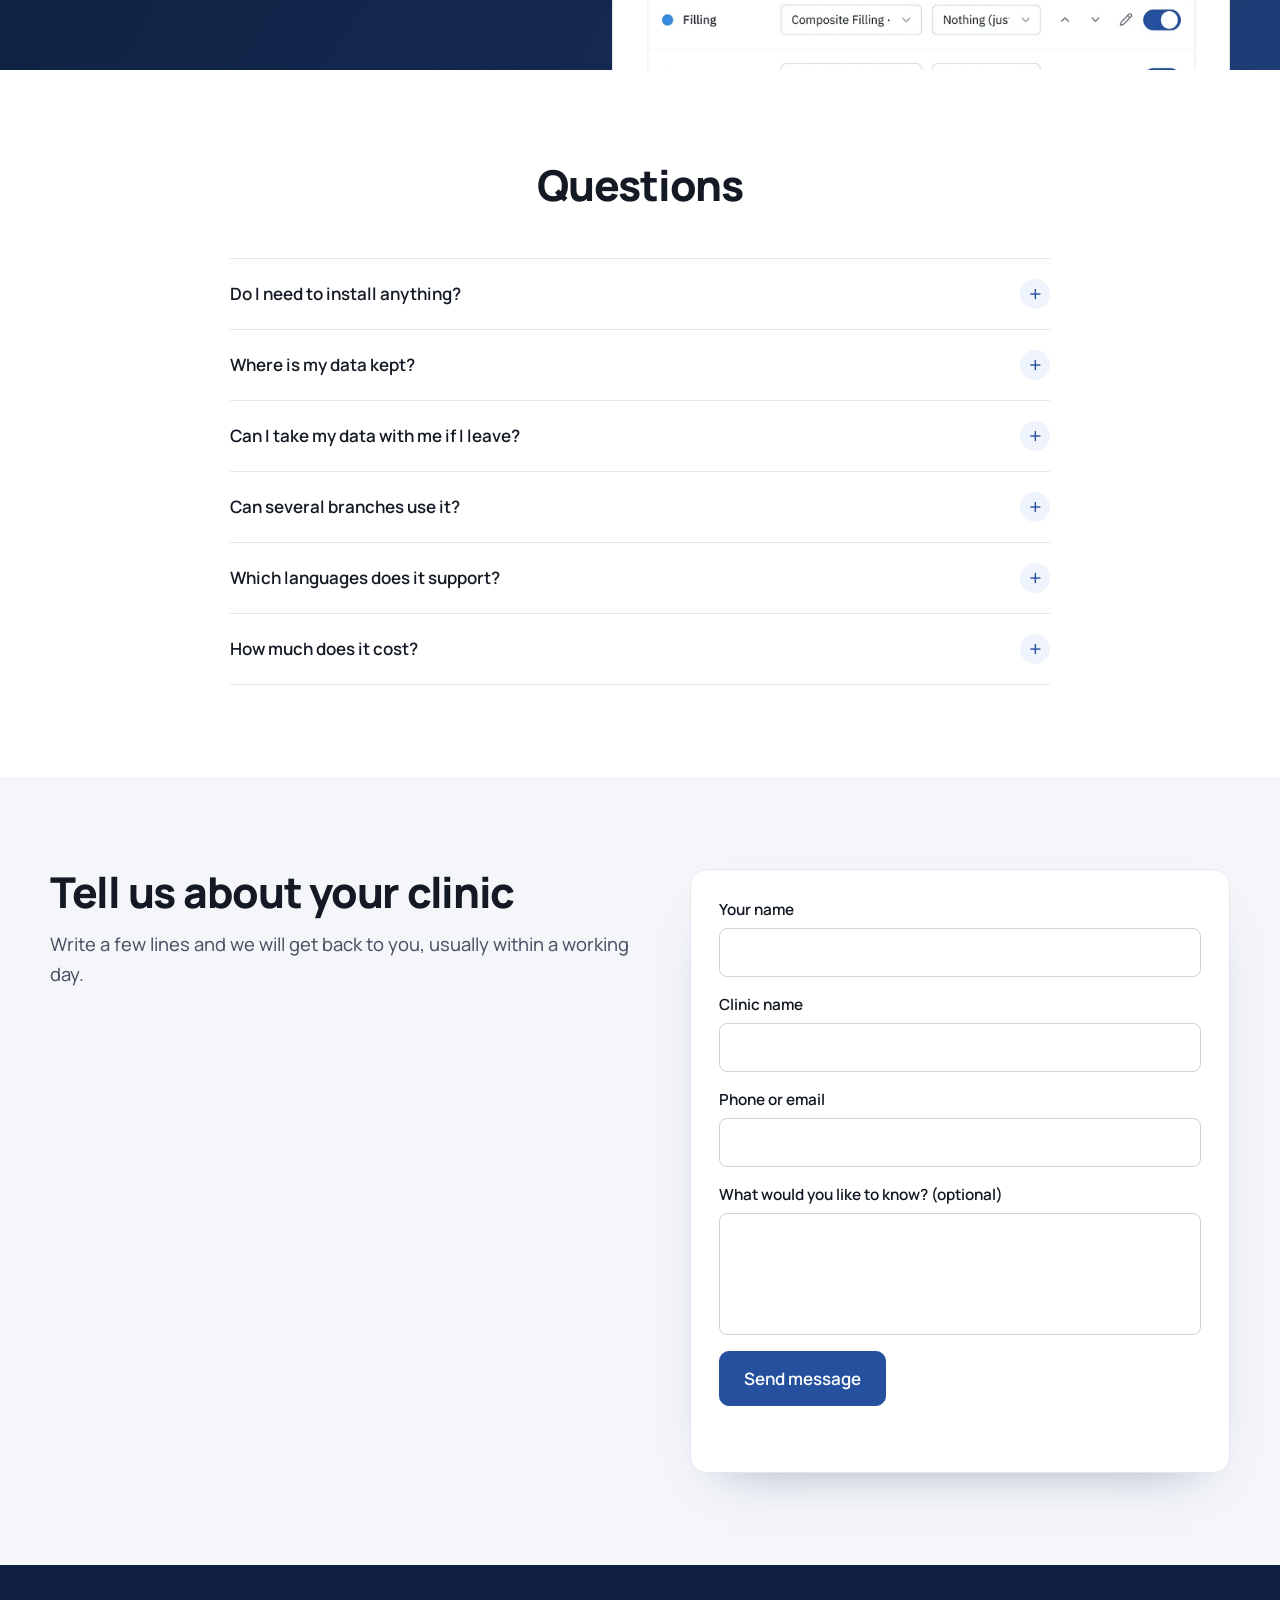
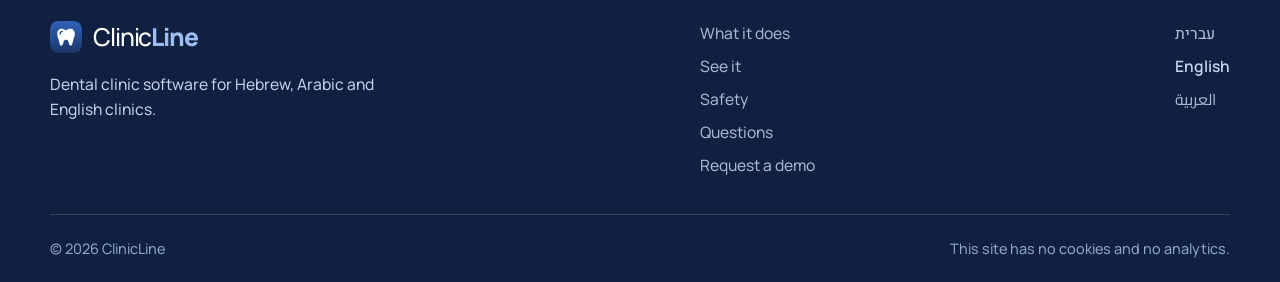
<file: en/index.html>
<!doctype html>
<html lang="en" dir="ltr">
<head>
  <meta charset="utf-8">
  <meta name="viewport" content="width=device-width, initial-scale=1">
  <title>ClinicLine: dental clinic software for Hebrew, Arabic and English clinics</title>
  <meta name="description" content="Appointments, patient files, an interactive tooth chart, treatment plans and payments for dental clinics. Each clinic gets its own private system.">
  <link rel="canonical" href="https://clinicline.help/en/">
  <link rel="alternate" hreflang="he" href="https://clinicline.help/">
  <link rel="alternate" hreflang="en" href="https://clinicline.help/en/">
  <link rel="alternate" hreflang="ar" href="https://clinicline.help/ar/">
  <link rel="alternate" hreflang="x-default" href="https://clinicline.help/">
  <meta property="og:type" content="website">
  <meta property="og:site_name" content="ClinicLine">
  <meta property="og:title" content="ClinicLine: dental clinic software for Hebrew, Arabic and English clinics">
  <meta property="og:description" content="Appointments, patient files, an interactive tooth chart, treatment plans and payments for dental clinics. Each clinic gets its own private system.">
  <meta property="og:url" content="https://clinicline.help/en/">
  <meta property="og:image" content="https://clinicline.help/assets/og.png">
  <meta name="twitter:card" content="summary_large_image">
  <meta name="theme-color" content="#152a52">
  <link rel="icon" href="../assets/icon.svg" type="image/svg+xml">
  <link rel="preload" href="../assets/fonts/manrope.woff2" as="font" type="font/woff2" crossorigin>
  <link rel="preload" as="image" type="image/webp" imagesrcset="../assets/shots/en-patient-768.webp 768w, ../assets/shots/en-patient-1536.webp 1536w, ../assets/shots/en-patient-3072.webp 3072w" imagesizes="(min-width: 961px) 520px, calc(100vw - 40px)">
  <link rel="stylesheet" href="../assets/fonts.css">
  <link rel="stylesheet" href="../assets/style.css">
  <script>document.documentElement.classList.add('js')</script>
  <script type="application/ld+json">{"@context":"https://schema.org","@type":"SoftwareApplication","name":"ClinicLine","applicationCategory":"BusinessApplication","operatingSystem":"Web browser","description":"Appointments, patient files, an interactive tooth chart, treatment plans and payments for dental clinics. Each clinic gets its own private system.","inLanguage":["he","ar","en"],"url":"https://clinicline.help/"}</script>
</head>
<body>
  <a class="skip" href="#main">Skip to content</a>
  <header class="top" id="top">
    <div class="wrap top-row">
      <a class="brand" href="../en/"><img src="../assets/icon.svg" alt="" width="32" height="32"><span class="wm"><span class="wm-a">Clinic</span><span class="wm-b">Line</span></span></a>
      <nav class="nav" aria-label="Menu">
        <a href="#features">What it does</a>
        <a href="#tour">See it</a>
        <a href="#security">Safety</a>
        <a href="#start">Getting started</a>
        <a href="#faq">Questions</a>
      </nav>
      <div class="langs" aria-label="Language"><a href="../" lang="he" hreflang="he">עברית</a><a href="../en/" lang="en" hreflang="en" aria-current="true">English</a><a href="../ar/" lang="ar" hreflang="ar">العربية</a></div>
      <a class="btn btn-small btn-top" href="#contact">Request a demo</a>
    </div>
  </header>

  <main id="main">
    <section class="hero">
      <div class="wrap hero-grid">
        <div class="hero-copy">
          <h1 class="rise" style="--d:0ms">Your dental clinic, all in one place.</h1>
          <p class="lead rise" style="--d:120ms">ClinicLine is software for dental clinics: appointments, patient files, treatment plans and payments, in Hebrew, Arabic and English.</p>
          <p class="hero-actions rise" style="--d:240ms">
            <a class="btn btn-light" href="#contact">Request a demo</a>
            <a class="btn btn-ghost" href="#tour">See what it does</a>
          </p>
        </div>
        <div class="stage rise" style="--d:200ms" id="stage">
          <figure class="frame frame-main"><div class="frame-bar" dir="ltr"><i></i><i></i><i></i><span>ClinicLine</span></div><img src="../assets/shots/en-patient-1536.webp" srcset="../assets/shots/en-patient-768.webp 768w, ../assets/shots/en-patient-1536.webp 1536w, ../assets/shots/en-patient-3072.webp 3072w" sizes="(min-width: 961px) 520px, calc(100vw - 40px)" width="1536" height="1400" alt="ClinicLine patient screen with the tooth chart and a treatment awaiting approval" fetchpriority="high"></figure>
          <figure class="stat-card"><img src="../assets/shots/en-card-612.webp" srcset="../assets/shots/en-card-612.webp 612w, ../assets/shots/en-card-1224.webp 1224w" sizes="220px" width="1224" height="366" alt="Total received this month in ClinicLine" loading="lazy" decoding="async"></figure>
        </div>
      </div>
    </section>

    <section class="trust" aria-label="ClinicLine">
      <div class="wrap"><ul class="trust-list"><li><svg class="ico" viewBox="0 0 24 24" fill="none" stroke="currentColor" stroke-width="1.6" stroke-linecap="round" stroke-linejoin="round" aria-hidden="true"><circle cx="12" cy="12" r="9"/><path d="M3 12h18M12 3c3 3 3 15 0 18M12 3c-3 3-3 15 0 18"/></svg><div><h3>Three languages</h3><p>Hebrew, Arabic and English, right to left where it should be.</p></div></li><li><svg class="ico" viewBox="0 0 24 24" fill="none" stroke="currentColor" stroke-width="1.6" stroke-linecap="round" stroke-linejoin="round" aria-hidden="true"><ellipse cx="12" cy="6" rx="7" ry="3"/><path d="M5 6v6c0 1.7 3.1 3 7 3s7-1.3 7-3V6M5 12v6c0 1.7 3.1 3 7 3s7-1.3 7-3v-6"/></svg><div><h3>A private system per clinic</h3><p>Its own database, shared with no one.</p></div></li><li><svg class="ico" viewBox="0 0 24 24" fill="none" stroke="currentColor" stroke-width="1.6" stroke-linecap="round" stroke-linejoin="round" aria-hidden="true"><path d="M12 3l8 3v6c0 4.5-3.2 8-8 9-4.8-1-8-4.5-8-9V6z"/><path d="m9 12 2 2 4-4"/></svg><div><h3>Backed up every night</h3><p>Copies kept away from the server.</p></div></li><li><svg class="ico" viewBox="0 0 24 24" fill="none" stroke="currentColor" stroke-width="1.6" stroke-linecap="round" stroke-linejoin="round" aria-hidden="true"><rect x="3" y="4" width="18" height="16" rx="2"/><path d="M3 9h18"/></svg><div><h3>Works in a browser</h3><p>Nothing to install on the clinic computers.</p></div></li></ul></div>
    </section>

    <section class="section" id="features">
      <div class="wrap">
        <div class="section-head" data-reveal><h2>What it does</h2><p>Everything the front desk, the doctors and the owner touch in a day.</p></div>
        <ul class="cards"><li class="card" data-reveal style="--d:0ms"><svg class="ico ico-lg" viewBox="0 0 24 24" fill="none" stroke="currentColor" stroke-width="1.6" stroke-linecap="round" stroke-linejoin="round" aria-hidden="true"><rect x="3" y="5" width="18" height="16" rx="2"/><path d="M3 10h18M8 3v4M16 3v4"/></svg><h3>Schedule</h3><p>A day view for each doctor and room. Double bookings are caught before they happen.</p></li><li class="card" data-reveal style="--d:70ms"><svg class="ico ico-lg" viewBox="0 0 24 24" fill="none" stroke="currentColor" stroke-width="1.6" stroke-linecap="round" stroke-linejoin="round" aria-hidden="true"><circle cx="12" cy="8" r="3.5"/><path d="M5 20c0-3.9 3.1-6 7-6s7 2.1 7 6"/></svg><h3>Patient files</h3><p>Contact details, medical history, allergies, appointments and notes. Find anyone by national ID or name.</p></li><li class="card" data-reveal style="--d:140ms"><svg class="ico ico-lg" viewBox="0 0 24 24" fill="none" stroke="currentColor" stroke-width="1.6" stroke-linecap="round" stroke-linejoin="round" aria-hidden="true"><g transform="translate(-1.2 -1.2) scale(.82)"><path d="M16 9.6C14.6 8.4 13.2 7.8 11.6 7.8 8.9 7.8 7.2 9.9 7.2 12.8c0 2.4 1 4.1 1.6 6.4.6 2.4.9 5.4 2.6 5.4 1.6 0 1.7-2.7 2.3-4.3.4-1 1.2-1.5 2.3-1.5s1.9.5 2.3 1.5c.6 1.6.7 4.3 2.3 4.3 1.7 0 2-3 2.6-5.4.6-2.3 1.6-4 1.6-6.4 0-2.9-1.7-5-4.4-5-1.6 0-3 .6-4.4 1.8z"/></g></svg><h3>Tooth chart</h3><p>Click a tooth to record a finding. The treatment is added to the plan, and completing it updates the chart.</p></li><li class="card" data-reveal style="--d:210ms"><svg class="ico ico-lg" viewBox="0 0 24 24" fill="none" stroke="currentColor" stroke-width="1.6" stroke-linecap="round" stroke-linejoin="round" aria-hidden="true"><rect x="5" y="4" width="14" height="17" rx="2"/><path d="M9 4h6v3H9zM8 12h8M8 16h5"/></svg><h3>Treatment plans</h3><p>Procedures come from your own price list and move from proposed to completed.</p></li><li class="card" data-reveal style="--d:0ms"><svg class="ico ico-lg" viewBox="0 0 24 24" fill="none" stroke="currentColor" stroke-width="1.6" stroke-linecap="round" stroke-linejoin="round" aria-hidden="true"><path d="M3 7a2 2 0 0 1 2-2h13v4"/><rect x="3" y="7" width="18" height="13" rx="2"/><circle cx="16.5" cy="13.5" r="1.2"/></svg><h3>Payments and credit</h3><p>Take cash, card, bank transfer, check or Bit. Keep patient credit and see who owes what.</p></li><li class="card" data-reveal style="--d:70ms"><svg class="ico ico-lg" viewBox="0 0 24 24" fill="none" stroke="currentColor" stroke-width="1.6" stroke-linecap="round" stroke-linejoin="round" aria-hidden="true"><rect x="3" y="4" width="18" height="16" rx="2"/><circle cx="9" cy="10" r="1.6"/><path d="m4 18 5-5 4 4 3-3 4 4"/></svg><h3>Scans</h3><p>Keep X-rays and photos with each patient, visible to doctors and admins only.</p></li><li class="card" data-reveal style="--d:140ms"><svg class="ico ico-lg" viewBox="0 0 24 24" fill="none" stroke="currentColor" stroke-width="1.6" stroke-linecap="round" stroke-linejoin="round" aria-hidden="true"><rect x="4" y="3" width="10" height="18" rx="1"/><path d="M14 9h6v12h-6M8 7h2M8 11h2M8 15h2"/></svg><h3>Several branches</h3><p>One account for all your branches. Patients are shared, staff are assigned per branch.</p></li><li class="card" data-reveal style="--d:210ms"><svg class="ico ico-lg" viewBox="0 0 24 24" fill="none" stroke="currentColor" stroke-width="1.6" stroke-linecap="round" stroke-linejoin="round" aria-hidden="true"><circle cx="12" cy="12" r="9"/><path d="M3 12h18M12 3c3 3 3 15 0 18M12 3c-3 3-3 15 0 18"/></svg><h3>Three languages</h3><p>Hebrew, Arabic and English. Hebrew and Arabic are laid out right to left.</p></li></ul>
      </div>
    </section>

    <section class="section section-wash" id="tour">
      <div class="wrap">
        <div class="section-head" data-reveal><h2>See it working</h2><p>Real screens from ClinicLine, with made-up demo data.</p></div>
        <div class="tour" id="tour-ui" data-reveal>
          <div class="tour-tabs" role="tablist" aria-orientation="vertical"><button type="button" role="tab" id="tab-0" aria-selected="true" aria-controls="panel-0" tabindex="0" class="tour-tab is-on" data-i="0"><span class="tour-tab-name">Tooth chart</span><span class="tour-tab-title">Record a finding. The treatment follows.</span><span class="tour-tab-more"><span class="tour-more-in"><span class="tour-d">Click a tooth and choose a condition. ClinicLine adds the treatment to the doctor's plan, priced from your list.</span><ul><li><svg class="ico ico-sm" viewBox="0 0 24 24" fill="none" stroke="currentColor" stroke-width="1.6" stroke-linecap="round" stroke-linejoin="round" aria-hidden="true"><path d="m5 12.5 4.5 4.5L19 7.5"/></svg><span>Move it from proposed to completed on the same screen.</span></li><li><svg class="ico ico-sm" viewBox="0 0 24 24" fill="none" stroke="currentColor" stroke-width="1.6" stroke-linecap="round" stroke-linejoin="round" aria-hidden="true"><path d="m5 12.5 4.5 4.5L19 7.5"/></svg><span>Completing a filling or an extraction updates the chart for you.</span></li><li><svg class="ico ico-sm" viewBox="0 0 24 24" fill="none" stroke="currentColor" stroke-width="1.6" stroke-linecap="round" stroke-linejoin="round" aria-hidden="true"><path d="m5 12.5 4.5 4.5L19 7.5"/></svg><span>Add the surface and notes without leaving the tooth.</span></li></ul></span></span><span class="tour-bar" aria-hidden="true"></span></button><button type="button" role="tab" id="tab-1" aria-selected="false" aria-controls="panel-1" tabindex="-1" class="tour-tab" data-i="1"><span class="tour-tab-name">Schedule</span><span class="tour-tab-title">A day without double bookings</span><span class="tour-tab-more"><span class="tour-more-in"><span class="tour-d">Every doctor and room side by side. Each visit shows who is coming, with whom, and why.</span><ul><li><svg class="ico ico-sm" viewBox="0 0 24 24" fill="none" stroke="currentColor" stroke-width="1.6" stroke-linecap="round" stroke-linejoin="round" aria-hidden="true"><path d="m5 12.5 4.5 4.5L19 7.5"/></svg><span>Conflicts are caught before they are saved.</span></li><li><svg class="ico ico-sm" viewBox="0 0 24 24" fill="none" stroke="currentColor" stroke-width="1.6" stroke-linecap="round" stroke-linejoin="round" aria-hidden="true"><path d="m5 12.5 4.5 4.5L19 7.5"/></svg><span>Completed and no-show visits are marked at a glance.</span></li><li><svg class="ico ico-sm" viewBox="0 0 24 24" fill="none" stroke="currentColor" stroke-width="1.6" stroke-linecap="round" stroke-linejoin="round" aria-hidden="true"><path d="m5 12.5 4.5 4.5L19 7.5"/></svg><span>Click a free slot to book it.</span></li></ul></span></span><span class="tour-bar" aria-hidden="true"></span></button><button type="button" role="tab" id="tab-2" aria-selected="false" aria-controls="panel-2" tabindex="-1" class="tour-tab" data-i="2"><span class="tour-tab-name">Payments</span><span class="tour-tab-title">Close the register in a minute</span><span class="tour-tab-more"><span class="tour-more-in"><span class="tour-d">See what came in today, this week or this month, split by cash, card, transfer, check and Bit.</span><ul><li><svg class="ico ico-sm" viewBox="0 0 24 24" fill="none" stroke="currentColor" stroke-width="1.6" stroke-linecap="round" stroke-linejoin="round" aria-hidden="true"><path d="m5 12.5 4.5 4.5L19 7.5"/></svg><span>Every payment is tied to a patient and a treatment.</span></li><li><svg class="ico ico-sm" viewBox="0 0 24 24" fill="none" stroke="currentColor" stroke-width="1.6" stroke-linecap="round" stroke-linejoin="round" aria-hidden="true"><path d="m5 12.5 4.5 4.5L19 7.5"/></svg><span>Patient credit is tracked, so you can see who owes what.</span></li><li><svg class="ico ico-sm" viewBox="0 0 24 24" fill="none" stroke="currentColor" stroke-width="1.6" stroke-linecap="round" stroke-linejoin="round" aria-hidden="true"><path d="m5 12.5 4.5 4.5L19 7.5"/></svg><span>Print the day's summary.</span></li></ul></span></span><span class="tour-bar" aria-hidden="true"></span></button><button type="button" role="tab" id="tab-3" aria-selected="false" aria-controls="panel-3" tabindex="-1" class="tour-tab" data-i="3"><span class="tour-tab-name">Your settings</span><span class="tour-tab-title">Set it up the way your clinic works</span><span class="tour-tab-more"><span class="tour-more-in"><span class="tour-d">Choose which procedure each chart condition creates, and what the tooth becomes when it is done.</span><ul><li><svg class="ico ico-sm" viewBox="0 0 24 24" fill="none" stroke="currentColor" stroke-width="1.6" stroke-linecap="round" stroke-linejoin="round" aria-hidden="true"><path d="m5 12.5 4.5 4.5L19 7.5"/></svg><span>Add your own condition types.</span></li><li><svg class="ico ico-sm" viewBox="0 0 24 24" fill="none" stroke="currentColor" stroke-width="1.6" stroke-linecap="round" stroke-linejoin="round" aria-hidden="true"><path d="m5 12.5 4.5 4.5L19 7.5"/></svg><span>Names in Hebrew, Arabic and English.</span></li><li><svg class="ico ico-sm" viewBox="0 0 24 24" fill="none" stroke="currentColor" stroke-width="1.6" stroke-linecap="round" stroke-linejoin="round" aria-hidden="true"><path d="m5 12.5 4.5 4.5L19 7.5"/></svg><span>Hide the ones you do not use.</span></li></ul></span></span><span class="tour-bar" aria-hidden="true"></span></button></div>
          <div class="tour-stage"><div role="tabpanel" id="panel-0" aria-labelledby="tab-0" class="tour-shot is-on"><figure class="frame "><div class="frame-bar" dir="ltr"><i></i><i></i><i></i><span>ClinicLine</span></div><img src="../assets/shots/en-patient-1536.webp" srcset="../assets/shots/en-patient-768.webp 768w, ../assets/shots/en-patient-1536.webp 1536w, ../assets/shots/en-patient-3072.webp 3072w" sizes="(min-width: 961px) 600px, calc(100vw - 40px)" width="1536" height="1400" alt="ClinicLine patient screen with the tooth chart and a treatment awaiting approval" loading="lazy" decoding="async"></figure></div><div role="tabpanel" id="panel-1" aria-labelledby="tab-1" class="tour-shot"><figure class="frame "><div class="frame-bar" dir="ltr"><i></i><i></i><i></i><span>ClinicLine</span></div><img src="../assets/shots/en-schedule-1536.webp" srcset="../assets/shots/en-schedule-768.webp 768w, ../assets/shots/en-schedule-1536.webp 1536w, ../assets/shots/en-schedule-3072.webp 3072w" sizes="(min-width: 961px) 600px, calc(100vw - 40px)" width="1536" height="1400" alt="ClinicLine day schedule with rooms side by side" loading="lazy" decoding="async"></figure></div><div role="tabpanel" id="panel-2" aria-labelledby="tab-2" class="tour-shot"><figure class="frame "><div class="frame-bar" dir="ltr"><i></i><i></i><i></i><span>ClinicLine</span></div><img src="../assets/shots/en-payments-1536.webp" srcset="../assets/shots/en-payments-768.webp 768w, ../assets/shots/en-payments-1536.webp 1536w, ../assets/shots/en-payments-3072.webp 3072w" sizes="(min-width: 961px) 600px, calc(100vw - 40px)" width="1536" height="1400" alt="ClinicLine payments screen with totals by payment method" loading="lazy" decoding="async"></figure></div><div role="tabpanel" id="panel-3" aria-labelledby="tab-3" class="tour-shot"><figure class="frame "><div class="frame-bar" dir="ltr"><i></i><i></i><i></i><span>ClinicLine</span></div><img src="../assets/shots/en-types-1536.webp" srcset="../assets/shots/en-types-768.webp 768w, ../assets/shots/en-types-1536.webp 1536w, ../assets/shots/en-types-3072.webp 3072w" sizes="(min-width: 961px) 600px, calc(100vw - 40px)" width="1536" height="1400" alt="ClinicLine settings screen for chart condition types" loading="lazy" decoding="async"></figure></div></div>
        </div>
      </div>
    </section>

    <section class="section" id="roles">
      <div class="wrap">
        <div class="section-head" data-reveal><h2>Each role sees what it needs</h2></div>
        <ul class="roles"><li class="role" data-reveal style="--d:0ms"><svg class="ico ico-lg" viewBox="0 0 24 24" fill="none" stroke="currentColor" stroke-width="1.6" stroke-linecap="round" stroke-linejoin="round" aria-hidden="true"><g transform="translate(-1.2 -1.2) scale(.82)"><path d="M16 9.6C14.6 8.4 13.2 7.8 11.6 7.8 8.9 7.8 7.2 9.9 7.2 12.8c0 2.4 1 4.1 1.6 6.4.6 2.4.9 5.4 2.6 5.4 1.6 0 1.7-2.7 2.3-4.3.4-1 1.2-1.5 2.3-1.5s1.9.5 2.3 1.5c.6 1.6.7 4.3 2.3 4.3 1.7 0 2-3 2.6-5.4.6-2.3 1.6-4 1.6-6.4 0-2.9-1.7-5-4.4-5-1.6 0-3 .6-4.4 1.8z"/></g></svg><h3>Doctors</h3><p>Their own agenda, patient charts, treatment plans and scans.</p></li><li class="role" data-reveal style="--d:70ms"><svg class="ico ico-lg" viewBox="0 0 24 24" fill="none" stroke="currentColor" stroke-width="1.6" stroke-linecap="round" stroke-linejoin="round" aria-hidden="true"><circle cx="9" cy="8" r="3"/><path d="M3 19c0-3.3 2.7-5 6-5s6 1.7 6 5"/><circle cx="17" cy="9" r="2.5"/><path d="M17 14c2.4 0 4 1.3 4 4"/></svg><h3>Reception</h3><p>The whole day's schedule, check-in and payments. No access to scans.</p></li><li class="role" data-reveal style="--d:140ms"><svg class="ico ico-lg" viewBox="0 0 24 24" fill="none" stroke="currentColor" stroke-width="1.6" stroke-linecap="round" stroke-linejoin="round" aria-hidden="true"><path d="M4 7h10M18 7h2M4 17h2M10 17h10"/><circle cx="16" cy="7" r="2"/><circle cx="8" cy="17" r="2"/></svg><h3>Admins</h3><p>Staff, branches, the price list, chart settings and who can do what.</p></li></ul>
      </div>
    </section>

    <section class="section section-deep" id="security">
      <div class="wrap">
        <div class="section-head" data-reveal><h2>Your patients' data stays yours</h2><p>A patient file is private. This is how ClinicLine treats it.</p></div>
        <ul class="secs"><li class="sec" data-reveal style="--d:0ms"><svg class="ico ico-lg" viewBox="0 0 24 24" fill="none" stroke="currentColor" stroke-width="1.6" stroke-linecap="round" stroke-linejoin="round" aria-hidden="true"><ellipse cx="12" cy="6" rx="7" ry="3"/><path d="M5 6v6c0 1.7 3.1 3 7 3s7-1.3 7-3V6M5 12v6c0 1.7 3.1 3 7 3s7-1.3 7-3v-6"/></svg><h3>Your own system</h3><p>Each clinic runs separately with its own database. Nothing is shared with other clinics.</p></li><li class="sec" data-reveal style="--d:70ms"><svg class="ico ico-lg" viewBox="0 0 24 24" fill="none" stroke="currentColor" stroke-width="1.6" stroke-linecap="round" stroke-linejoin="round" aria-hidden="true"><rect x="5" y="11" width="14" height="10" rx="2"/><path d="M8 11V8a4 4 0 0 1 8 0v3"/></svg><h3>Encrypted connection</h3><p>Everything travels over HTTPS.</p></li><li class="sec" data-reveal style="--d:140ms"><svg class="ico ico-lg" viewBox="0 0 24 24" fill="none" stroke="currentColor" stroke-width="1.6" stroke-linecap="round" stroke-linejoin="round" aria-hidden="true"><path d="M12 3l8 3v6c0 4.5-3.2 8-8 9-4.8-1-8-4.5-8-9V6z"/><path d="m9 12 2 2 4-4"/></svg><h3>Backed up every night</h3><p>Backups are kept away from the server, and we have tested restoring them.</p></li><li class="sec" data-reveal style="--d:210ms"><svg class="ico ico-lg" viewBox="0 0 24 24" fill="none" stroke="currentColor" stroke-width="1.6" stroke-linecap="round" stroke-linejoin="round" aria-hidden="true"><circle cx="12" cy="12" r="9"/><path d="M12 7v5l3 2"/></svg><h3>Access is logged</h3><p>You can see who opened or changed a patient file, and when.</p></li><li class="sec" data-reveal style="--d:0ms"><svg class="ico ico-lg" viewBox="0 0 24 24" fill="none" stroke="currentColor" stroke-width="1.6" stroke-linecap="round" stroke-linejoin="round" aria-hidden="true"><circle cx="8" cy="15" r="4"/><path d="M11 12l9-9M16 7l3 3"/></svg><h3>Careful sign-in</h3><p>New passwords must be changed at first sign-in, repeated wrong guesses lock the account, and two-step verification is available.</p></li><li class="sec" data-reveal style="--d:70ms"><svg class="ico ico-lg" viewBox="0 0 24 24" fill="none" stroke="currentColor" stroke-width="1.6" stroke-linecap="round" stroke-linejoin="round" aria-hidden="true"><path d="M14 4h6v6M20 4l-9 9M18 14v5a1 1 0 0 1-1 1H5a1 1 0 0 1-1-1V7a1 1 0 0 1 1-1h5"/></svg><h3>Take your data with you</h3><p>Ask at any time and we hand over a full export: patient records, tables and scans.</p></li></ul>
      </div>
    </section>

    <section class="section" id="start">
      <div class="wrap">
        <div class="section-head" data-reveal><h2>Getting started</h2></div>
        <ol class="steps" id="steps"><li data-reveal style="--d:0ms"><span class="step-n" aria-hidden="true">1</span><h3>Tell us about your clinic</h3><p>How many branches, who works there, and which languages your team uses.</p></li><li data-reveal style="--d:120ms"><span class="step-n" aria-hidden="true">2</span><h3>We set it up</h3><p>Your price list, your staff accounts and your clinic's name, in a system of its own.</p></li><li data-reveal style="--d:240ms"><span class="step-n" aria-hidden="true">3</span><h3>Your team signs in</h3><p>Temporary passwords are changed at first sign-in, and you are running.</p></li></ol>
      </div>
    </section>

    <section class="demo" id="demo">
      <div class="wrap demo-grid">
        <div data-reveal><h2>See it with sample data first</h2><p>Ask for a demo and we will send you a private link to a sample clinic, filled with made-up patients, that you can click through at your own pace.</p><p><a class="btn btn-light" href="#contact">Request a demo</a></p></div>
        <div class="demo-peek" data-reveal style="--d:120ms"><figure class="frame "><div class="frame-bar" dir="ltr"><i></i><i></i><i></i><span>ClinicLine</span></div><img src="../assets/shots/en-types-1536.webp" srcset="../assets/shots/en-types-768.webp 768w, ../assets/shots/en-types-1536.webp 1536w, ../assets/shots/en-types-3072.webp 3072w" sizes="(min-width: 961px) 560px, calc(100vw - 40px)" width="1536" height="1400" alt="ClinicLine settings screen for chart condition types" loading="lazy" decoding="async"></figure></div>
      </div>
    </section>

    <section class="section" id="faq">
      <div class="wrap faq-wrap">
        <div class="section-head" data-reveal><h2>Questions</h2></div>
        <div class="faq" data-reveal><details><summary>Do I need to install anything?</summary><p>No. It runs in a web browser on any computer, tablet or phone.</p></details><details><summary>Where is my data kept?</summary><p>In your clinic's own database on a server we manage. We agree the hosting region with you.</p></details><details><summary>Can I take my data with me if I leave?</summary><p>Yes. We export patient records, tables and scans whenever you ask.</p></details><details><summary>Can several branches use it?</summary><p>Yes. Branches share one patient list, and each member of staff is assigned to the branches where they work.</p></details><details><summary>Which languages does it support?</summary><p>Hebrew, Arabic and English. Each clinic can be set to one language, or let staff pick their own.</p></details><details><summary>How much does it cost?</summary><p>It depends on the number of branches and staff. Send us a message and we will quote you.</p></details></div>
      </div>
    </section>

    <section class="section section-wash" id="contact">
      <div class="wrap contact-grid">
        <div class="section-head" data-reveal><h2>Tell us about your clinic</h2><p>Write a few lines and we will get back to you, usually within a working day.</p></div>
        <form class="form" id="contact-form" novalidate data-reveal style="--d:100ms">
          <label>Your name<input name="name" autocomplete="name" required></label>
          <label>Clinic name<input name="clinic" autocomplete="organization"></label>
          <label>Phone or email<input name="reach" autocomplete="email" required></label>
          <label>What would you like to know? (optional)<textarea name="message" rows="4"></textarea></label>
          <input class="hp" type="text" name="_gotcha" tabindex="-1" autocomplete="off" aria-hidden="true">
          <button class="btn" type="submit">Send message</button>
          <p class="form-status" role="status" aria-live="polite"></p>
        </form>
      </div>
    </section>
  </main>

  <footer class="foot">
    <div class="wrap foot-grid">
      <div class="foot-brand"><a class="brand" href="../en/"><img src="../assets/icon.svg" alt="" width="32" height="32"><span class="wm"><span class="wm-a">Clinic</span><span class="wm-b">Line</span></span></a><p>Dental clinic software for Hebrew, Arabic and English clinics.</p></div>
      <nav class="foot-nav" aria-label="Menu">
        <a href="#features">What it does</a><a href="#tour">See it</a><a href="#security">Safety</a><a href="#faq">Questions</a><a href="#contact">Request a demo</a>
      </nav>
      <div class="foot-langs"><a href="../" lang="he" hreflang="he">עברית</a><a href="../en/" lang="en" hreflang="en" aria-current="true">English</a><a href="../ar/" lang="ar" hreflang="ar">العربية</a></div>
    </div>
    <div class="wrap foot-row"><span>© 2026 ClinicLine</span><span>This site has no cookies and no analytics.</span></div>
  </footer>

  <script type="application/json" id="strings">{"lang":"en","contact":{"title":"Tell us about your clinic","intro":"Write a few lines and we will get back to you, usually within a working day.","name":"Your name","clinic":"Clinic name","reach":"Phone or email","message":"What would you like to know? (optional)","send":"Send message","sending":"Sending…","thanks":"Thanks, we have your message and will get back to you.","error":"The message did not send. Check your connection and try again.","required":"Please add your name and a phone number or email."}}</script>
  <script src="../assets/config.js"></script>
  <script src="../assets/app.js" defer></script>
  <script src="../assets/form.js" defer></script>
</body>
</html>
</file>
<file: assets/fonts.css>
@font-face{font-family:'Manrope';font-style:normal;font-weight:400 800;font-display:swap;src:url(fonts/manrope.woff2) format('woff2');unicode-range:U+0000-00FF, U+0131, U+0152-0153, U+02BB-02BC, U+02C6, U+02DA, U+02DC, U+0304, U+0308, U+0329, U+2000-206F, U+20AC, U+2122, U+2191, U+2193, U+2212, U+2215, U+FEFF, U+FFFD}
@font-face{font-family:'Heebo';font-style:normal;font-weight:400 800;font-display:swap;src:url(fonts/heebo.woff2) format('woff2');unicode-range:U+0307-0308, U+0590-05FF, U+200C-2010, U+20AA, U+25CC, U+FB1D-FB4F}
@font-face{font-family:'Cairo';font-style:normal;font-weight:400 800;font-display:swap;src:url(fonts/cairo.woff2) format('woff2');unicode-range:U+0600-06FF, U+0750-077F, U+0870-0891, U+0897-08E1, U+08E3-08FF, U+200C-200E, U+2010-2011, U+204F, U+2E41, U+FB50-FDFF, U+FE70-FE74, U+FE76-FEFC, U+102E0-102FB, U+10E60-10E7E, U+10EC2-10EC7, U+10EC9-10EEE, U+10EF0-10EFF, U+1EE00-1EE03, U+1EE05-1EE1F, U+1EE21-1EE22, U+1EE24, U+1EE27, U+1EE29-1EE32, U+1EE34-1EE37, U+1EE39, U+1EE3B, U+1EE42, U+1EE47, U+1EE49, U+1EE4B, U+1EE4D-1EE4F, U+1EE51-1EE52, U+1EE54, U+1EE57, U+1EE59, U+1EE5B, U+1EE5D, U+1EE5F, U+1EE61-1EE62, U+1EE64, U+1EE67-1EE6A, U+1EE6C-1EE72, U+1EE74-1EE77, U+1EE79-1EE7C, U+1EE7E, U+1EE80-1EE89, U+1EE8B-1EE9B, U+1EEA1-1EEA3, U+1EEA5-1EEA9, U+1EEAB-1EEBB, U+1EEF0-1EEF1}
</file>
<file: assets/style.css>
/* ClinicLine site. Colours and type follow the app (deep sapphire, one amber
   accent, IBM Plex Sans). Logical properties throughout, so Hebrew and Arabic
   mirror. Motion is switched off under prefers-reduced-motion at the bottom. */

:root {
  --ink: #141a24;
  --muted: #4b5363;
  --faint: #626b7a;
  --line: #e3e7ed;
  --wash: #f4f6fa;
  --brand: #24509e;
  --brand-700: #1f4283;
  --deep: #152a52;
  --deeper: #0f2040;
  --soft: #eff3fb;
  --amber: #d9902f;
  --amber-soft: #fbf1e2;
  --amber-ink: #85560f;
  --font: 'Manrope', 'Heebo', 'Cairo', system-ui, 'Segoe UI', Arial, sans-serif;
  --head: 800;
  --wrap: 1180px;
  --ease: cubic-bezier(0.2, 0.7, 0.2, 1);
  --flip: 1; /* -1 in right-to-left, for the tilted hero frames */
}
[dir='rtl'] { --flip: -1; --head: 700; }

* { box-sizing: border-box; }
html { font-size: 106.25%; scroll-behavior: smooth; scroll-padding-top: 84px; -webkit-text-size-adjust: 100%; }
body { margin: 0; font-family: var(--font); color: var(--ink); background: #fff; line-height: 1.6; font-feature-settings: 'kern', 'liga'; overflow-x: hidden; font-weight: 450; }
img, svg { max-width: 100%; }
a { color: var(--brand); }
h1, h2, h3, p, ul, ol, figure { margin: 0; }
ul, ol { padding: 0; list-style: none; }
h1, h2 { font-weight: var(--head); line-height: 1.12; text-wrap: balance; }
h3 { font-weight: 700; line-height: 1.25; }
html[lang='en'] h1, html[lang='en'] h2 { letter-spacing: -0.03em; }
html[lang='en'] h3 { letter-spacing: -0.01em; }

.wrap { width: min(var(--wrap), 100% - 40px); margin-inline: auto; }
.skip { position: absolute; inset-inline-start: 12px; top: -60px; background: var(--deep); color: #fff; padding: 8px 14px; border-radius: 8px; z-index: 30; }
.skip:focus { top: 10px; }
:focus-visible { outline: 3px solid var(--amber); outline-offset: 2px; border-radius: 6px; }

.ico { width: 22px; height: 22px; flex: none; }
.ico-lg { width: 26px; height: 26px; }
.ico-sm { width: 18px; height: 18px; }

/* Buttons */
.btn { display: inline-flex; align-items: center; justify-content: center; background: var(--brand); color: #fff; text-decoration: none; font: inherit; font-weight: 600; padding: 13px 24px; border-radius: 10px; border: 1px solid var(--brand); cursor: pointer; transition: background 0.2s, transform 0.2s var(--ease), box-shadow 0.2s; }
.btn:hover { background: var(--brand-700); transform: translateY(-1px); box-shadow: 0 8px 20px -10px rgba(21, 42, 82, 0.6); }
.btn-small { padding: 9px 16px; font-size: 0.9rem; }
.btn-light { background: #fff; color: var(--deep); border-color: #fff; }
.btn-light:hover { background: var(--soft); }
.btn-ghost { background: transparent; color: #fff; border-color: rgba(255, 255, 255, 0.4); }
.btn-ghost:hover { background: rgba(255, 255, 255, 0.1); box-shadow: none; }

/* Header: transparent on the hero, white once the page scrolls */
.top { position: fixed; inset: 0 0 auto 0; z-index: 20; color: #fff; transition: background 0.3s, box-shadow 0.3s, color 0.3s; }
.top.scrolled { background: rgba(255, 255, 255, 0.96); color: var(--ink); backdrop-filter: blur(10px); box-shadow: 0 1px 0 var(--line); }
.top-row { display: flex; align-items: center; gap: 22px; min-height: 72px; flex-wrap: wrap; }
.brand { display: inline-flex; align-items: center; gap: 11px; color: inherit; text-decoration: none; margin-inline-end: auto; }
.wm { display: inline-flex; direction: ltr; unicode-bidi: isolate; font-family: 'Manrope', system-ui, sans-serif; font-size: 1.45rem; line-height: 1; letter-spacing: -0.045em; }
.wm-a { font-weight: 500; }
.wm-b { font-weight: 800; color: #9dbcf2; transition: color 0.3s; }
.top.scrolled .wm-b { color: var(--brand); }
.brand img { border-radius: 8px; }
.nav { display: flex; gap: 24px; }
.nav a { color: inherit; opacity: 0.82; text-decoration: none; font-size: 0.93rem; padding: 6px 0; white-space: nowrap; }
.nav a:hover { opacity: 1; }
.langs { display: flex; gap: 14px; font-size: 0.88rem; }
.langs a { color: inherit; opacity: 0.7; text-decoration: none; padding: 6px 0; }
.langs a:hover { opacity: 1; }
.langs a[aria-current] { opacity: 1; font-weight: 600; box-shadow: inset 0 -2px 0 var(--amber); }
.top .btn-top { background: #fff; color: var(--deep); border-color: #fff; }
.top.scrolled .btn-top { background: var(--brand); color: #fff; border-color: var(--brand); }

/* Hero */
.hero { position: relative; background: var(--deep); color: #fff; padding: 140px 0 96px; overflow: hidden; isolation: isolate; }
.hero::before { content: ''; position: absolute; inset: 0; z-index: -1; background-image: radial-gradient(rgba(255, 255, 255, 0.11) 1px, transparent 1.2px); background-size: 28px 28px; -webkit-mask-image: linear-gradient(to bottom, #000 30%, transparent 95%); mask-image: linear-gradient(to bottom, #000 30%, transparent 95%); }
.hero::after { content: ''; position: absolute; z-index: -1; width: 760px; height: 760px; inset-inline-end: -180px; top: -240px; background: radial-gradient(closest-side, rgba(62, 108, 190, 0.5), transparent); }
.hero-grid { display: grid; grid-template-columns: minmax(0, 1fr) minmax(0, 520px); gap: 72px; align-items: center; }
.hero h1 { font-size: clamp(2.4rem, 4.8vw, 3.7rem); max-width: 12.5em; }
.lead { margin-top: 22px; font-size: 1.18rem; color: #c4d2ec; max-width: 32em; }
.hero-actions { margin-top: 34px; display: flex; gap: 12px; flex-wrap: wrap; }

/* Browser-window frames around real screenshots */
.frame { background: #fff; border-radius: 12px; overflow: hidden; border: 1px solid rgba(20, 26, 36, 0.12); box-shadow: 0 30px 60px -28px rgba(8, 18, 40, 0.7), 0 2px 6px rgba(8, 18, 40, 0.12); }
.frame-bar { display: flex; align-items: center; gap: 6px; height: 28px; padding-inline: 12px; background: #eef1f6; border-bottom: 1px solid var(--line); }
.frame-bar i { width: 9px; height: 9px; border-radius: 50%; background: #cdd3dc; }
.frame-bar span { margin-inline-start: 10px; font-size: 0.7rem; font-weight: 600; color: var(--faint); }
.frame img { display: block; width: 100%; height: auto; }

.stage { position: relative; padding-bottom: 56px; }
.frame-main { transform: translateY(var(--py, 0px)); }
.frame-main img { aspect-ratio: 1536 / 1400; }
.stat-card { position: absolute; inset-inline-start: -34px; bottom: 0; width: 220px; border-radius: 14px; overflow: hidden; background: #fff; border: 1px solid var(--line); box-shadow: 0 24px 44px -20px rgba(8, 18, 40, 0.7); transform: translateY(calc(var(--py, 0px) * -0.7)); }
.stat-card img { display: block; width: 100%; height: auto; animation: float 7s ease-in-out infinite; }
@keyframes float { 0%, 100% { transform: translateY(0); } 50% { transform: translateY(-6px); } }

/* Hero entrance: one staggered rise, then still */
.js .rise { opacity: 0; transform: translateY(18px); animation: rise 0.8s var(--ease) forwards; animation-delay: var(--d, 0ms); }
@keyframes rise { to { opacity: 1; transform: none; } }

/* Trust strip */
.trust { background: #fff; border-bottom: 1px solid var(--line); }
.trust-list { display: grid; grid-template-columns: repeat(4, minmax(0, 1fr)); gap: 24px; padding-block: 30px; }
.trust-list li { display: flex; gap: 14px; align-items: flex-start; }
.trust-list .ico { color: var(--brand); margin-top: 3px; }
.trust-list h3 { font-size: 0.98rem; }
.trust-list p { font-size: 0.88rem; color: var(--muted); margin-top: 2px; }

/* Sections */
.section { padding-block: 92px; }
.section-wash { background: var(--wash); }
.section-deep { background: var(--deep); color: #fff; }
.section-head { margin: 0 auto 48px; max-width: 40em; text-align: center; }
.section-head h2 { font-size: clamp(1.8rem, 3.4vw, 2.5rem); }
.section-head p { margin-top: 14px; color: var(--muted); font-size: 1.08rem; }
.section-deep .section-head p { color: #bacced; }

.js [data-reveal] { opacity: 0; transform: translateY(18px); transition: opacity 0.7s var(--ease), transform 0.7s var(--ease); transition-delay: var(--d, 0ms); }
.js [data-reveal].in { opacity: 1; transform: none; }

/* Feature cards */
.cards { display: grid; grid-template-columns: repeat(4, minmax(0, 1fr)); gap: 20px; }
.card { background: #fff; border: 1px solid var(--line); border-radius: 14px; padding: 26px 24px 28px; transition: border-color 0.25s, box-shadow 0.25s, transform 0.25s var(--ease); }
.card:hover { border-color: #b9c8e6; box-shadow: 0 18px 36px -24px rgba(21, 42, 82, 0.5); transform: translateY(-3px); }
.card .ico-lg, .role .ico-lg { box-sizing: content-box; padding: 11px; border-radius: 12px; background: var(--soft); color: var(--brand); }
.card h3 { margin-top: 18px; font-size: 1.08rem; }
.card p { margin-top: 8px; font-size: 0.95rem; color: var(--muted); }

/* Product tour */
.tour { display: grid; grid-template-columns: minmax(0, 0.85fr) minmax(0, 1fr); gap: 48px; align-items: start; }
.tour-tabs { display: grid; gap: 10px; }
.tour-tab { position: relative; text-align: start; font: inherit; color: var(--ink); background: transparent; border: 1px solid transparent; border-radius: 14px; padding: 18px 20px 20px; cursor: pointer; overflow: hidden; transition: background 0.3s, border-color 0.3s, box-shadow 0.3s; }
.tour-tab:hover { background: rgba(255, 255, 255, 0.7); }
.tour-tab.is-on { background: #fff; border-color: var(--line); box-shadow: 0 16px 34px -24px rgba(21, 42, 82, 0.5); }
.tour-tab-name { display: block; font-size: 0.82rem; font-weight: 600; color: var(--brand); }
.tour-tab-title { display: block; margin-top: 4px; font-size: 1.12rem; font-weight: 600; line-height: 1.3; }
.tour-tab-more { display: grid; grid-template-rows: 0fr; transition: grid-template-rows 0.45s var(--ease); }
.tour-more-in { display: block; overflow: hidden; min-height: 0; }
.tour-tab.is-on .tour-tab-more { grid-template-rows: 1fr; }
.tour-d { display: block; margin-top: 10px; color: var(--muted); font-size: 0.95rem; }
.tour-tab-more ul { margin-top: 12px; display: grid; gap: 8px; }
.tour-tab-more li { display: flex; gap: 10px; align-items: flex-start; font-size: 0.9rem; color: var(--muted); }
.tour-tab-more .ico { color: var(--brand); margin-top: 2px; }
.tour-bar { position: absolute; inset-inline: 0; bottom: 0; height: 3px; background: transparent; }
.tour-tab.is-on .tour-bar::after { content: ''; display: block; height: 100%; background: var(--amber); transform-origin: left center; transform: scaleX(0); }
[dir='rtl'] .tour-tab.is-on .tour-bar::after { transform-origin: right center; }
.tour.live .tour-tab.is-on .tour-bar::after { animation: fill var(--tour-ms, 7000ms) linear forwards; }
.tour.live.paused .tour-tab.is-on .tour-bar::after { animation-play-state: paused; }
.tour.live.manual .tour-tab.is-on .tour-bar::after { animation: none; transform: scaleX(1); opacity: 0.35; }
@keyframes fill { to { transform: scaleX(1); } }
.tour-stage { position: relative; aspect-ratio: 1536 / 1432; }
.tour-shot { position: absolute; inset: 0; opacity: 0; transform: translateY(14px) scale(0.985); transition: opacity 0.6s var(--ease), transform 0.8s var(--ease); pointer-events: none; }
.tour-shot.is-on { opacity: 1; transform: none; pointer-events: auto; }
.tour-shot .frame { box-shadow: 0 30px 60px -30px rgba(21, 42, 82, 0.55), 0 2px 6px rgba(21, 42, 82, 0.1); }
.tour-shot img { aspect-ratio: 1536 / 1400; }

/* Roles */
.roles { display: grid; grid-template-columns: repeat(3, minmax(0, 1fr)); gap: 24px; }
.role { padding: 28px 26px; border-radius: 14px; background: var(--wash); border: 1px solid var(--line); }
.role h3 { margin-top: 18px; font-size: 1.2rem; }
.role p { margin-top: 8px; color: var(--muted); }

/* Security */
.secs { display: grid; grid-template-columns: repeat(3, minmax(0, 1fr)); gap: 20px; }
.sec { padding: 26px 24px 28px; border-radius: 14px; background: rgba(255, 255, 255, 0.05); border: 1px solid rgba(255, 255, 255, 0.14); transition: background 0.25s, border-color 0.25s; }
.sec:hover { background: rgba(255, 255, 255, 0.09); border-color: rgba(255, 255, 255, 0.28); }
.sec .ico-lg { color: #f1c27d; }
.sec h3 { margin-top: 16px; font-size: 1.08rem; }
.sec p { margin-top: 8px; color: #c4d2ec; font-size: 0.95rem; }

/* Steps: the line draws itself when the row scrolls into view */
.steps { position: relative; display: grid; grid-template-columns: repeat(3, minmax(0, 1fr)); gap: 40px; }
.steps::before { content: ''; position: absolute; inset-inline: 0; top: 26px; height: 2px; background: var(--line); }
.steps::after { content: ''; position: absolute; inset-inline-start: 0; top: 26px; height: 2px; width: 100%; background: var(--brand); transform: scaleX(0); transform-origin: left center; transition: transform 1.6s var(--ease) 0.2s; }
[dir='rtl'] .steps::after { transform-origin: right center; }
.steps.in::after { transform: scaleX(1); }
.step-n { position: relative; z-index: 1; display: grid; place-items: center; width: 54px; height: 54px; margin-bottom: 20px; border-radius: 50%; background: var(--brand); color: #fff; font-size: 1.35rem; font-weight: 600; box-shadow: 0 0 0 8px #fff; }
.steps h3 { font-size: 1.15rem; }
.steps p { margin-top: 8px; color: var(--muted); max-width: 22em; }

/* Demo band */
.demo { background: linear-gradient(120deg, var(--deeper), var(--deep) 60%, #1d3d78); color: #fff; padding-block: 80px 0; overflow: hidden; }
.demo-grid { display: grid; grid-template-columns: minmax(0, 0.9fr) minmax(0, 1.1fr); gap: 56px; align-items: end; }
.demo h2 { font-size: clamp(1.7rem, 3.2vw, 2.3rem); }
.demo p { margin-top: 14px; color: #c4d2ec; max-width: 34em; }
.demo p:last-child { margin-top: 28px; padding-bottom: 80px; }
.demo-peek { height: 340px; overflow: hidden; align-self: end; }
.demo-peek .frame { border-bottom: 0; border-radius: 12px 12px 0 0; }

/* FAQ */
.faq-wrap { max-width: 820px; }
.faq details { border-top: 1px solid var(--line); }
.faq details:last-child { border-bottom: 1px solid var(--line); }
.faq summary { cursor: pointer; list-style: none; padding-block: 20px; font-weight: 600; display: flex; gap: 16px; justify-content: space-between; align-items: center; }
.faq summary::-webkit-details-marker { display: none; }
.faq summary::after { content: '+'; display: grid; place-items: center; width: 30px; height: 30px; border-radius: 50%; background: var(--soft); font-size: 1.3rem; font-weight: 400; color: var(--brand); line-height: 1; transition: transform 0.3s var(--ease), background 0.3s; flex: none; }
.faq details[open] summary::after { content: '\2212'; transform: rotate(180deg); background: var(--brand); color: #fff; }
.faq details p { padding-bottom: 22px; color: var(--muted); max-width: 42em; animation: open 0.4s var(--ease); }
@keyframes open { from { opacity: 0; transform: translateY(-6px); } }

/* Contact */
.contact-grid { display: grid; grid-template-columns: minmax(0, 1fr) minmax(0, 540px); gap: 56px; align-items: start; }
.contact-grid .section-head { margin: 0; text-align: start; }
.form { display: grid; gap: 16px; background: #fff; border: 1px solid var(--line); border-radius: 16px; padding: 28px; box-shadow: 0 24px 50px -36px rgba(21, 42, 82, 0.5); }
.form label { display: grid; gap: 6px; font-size: 0.9rem; font-weight: 600; }
.form input, .form textarea { resize: none; font: inherit; font-weight: 400; color: var(--ink); background: #fff; border: 1px solid #cdd3dc; border-radius: 8px; padding: 11px 12px; width: 100%; transition: border-color 0.2s, box-shadow 0.2s; }
.form input:focus, .form textarea:focus { outline: none; border-color: var(--brand); box-shadow: 0 0 0 3px rgba(36, 80, 158, 0.18); }
.form .btn { justify-self: start; }
.form-status { min-height: 1.4em; font-size: 0.92rem; color: var(--muted); }
.form-status.is-error { color: #a83433; }
.hp { position: absolute; inset-inline-start: -9999px; width: 1px; height: 1px; opacity: 0; }

/* Footer */
.foot { background: var(--deeper); color: #c4d2ec; padding-top: 56px; font-size: 0.92rem; }
.foot a { color: inherit; text-decoration: none; opacity: 0.85; }
.foot a:hover { opacity: 1; text-decoration: underline; }
.foot .brand { color: #fff; opacity: 1; }
.foot .wm-b { color: #9dbcf2; }
.foot-grid { display: grid; grid-template-columns: minmax(0, 1.4fr) minmax(0, 1fr) auto; gap: 40px; padding-bottom: 36px; }
.foot-brand p { margin-top: 12px; max-width: 24em; }
.foot-nav { display: grid; gap: 8px; align-content: start; }
.foot-langs { display: grid; gap: 8px; align-content: start; }
.foot-langs a[aria-current] { opacity: 1; font-weight: 600; }
.foot-row { display: flex; justify-content: space-between; gap: 16px; flex-wrap: wrap; border-top: 1px solid rgba(255, 255, 255, 0.14); padding-block: 22px; font-size: 0.85rem; color: #93a6c9; }

/* Narrower screens */
@media (max-width: 1040px) {
  .cards { grid-template-columns: repeat(2, minmax(0, 1fr)); }
  .secs { grid-template-columns: repeat(2, minmax(0, 1fr)); }
  .trust-list { grid-template-columns: repeat(2, minmax(0, 1fr)); }
}
@media (max-width: 960px) {
  .hero { padding: 150px 0 80px; }
  .hero-grid, .contact-grid, .demo-grid, .tour { grid-template-columns: minmax(0, 1fr); gap: 40px; }
  .nav { order: 5; width: 100%; overflow-x: auto; gap: 20px; padding-bottom: 8px; }
  .top-row { gap: 6px 18px; padding-block: 6px 0; }
  .roles, .steps { grid-template-columns: minmax(0, 1fr); gap: 28px; }
  .steps::before, .steps::after { display: none; }
  .section { padding-block: 64px; }
  .stage { max-width: 560px; }
  .frame-main { transform: none; }
  .demo p:last-child { padding-bottom: 36px; }
  .demo-peek { height: 240px; }
  .tour-stage { order: -1; max-width: 640px; }
  .foot-grid { grid-template-columns: minmax(0, 1fr); gap: 28px; }
}
@media (max-width: 600px) {
  .cards, .secs, .trust-list { grid-template-columns: minmax(0, 1fr); }
  .stat-card { width: 190px; inset-inline-start: -8px; }
  .hero { padding-bottom: 56px; }
  .btn-top { display: none; }
  .langs { gap: 10px; }
  .form { padding: 20px; }
}

@media (prefers-reduced-motion: reduce) {
  html { scroll-behavior: auto; }
  *, *::before, *::after { animation: none !important; transition: none !important; }
  .js .rise, .js [data-reveal] { opacity: 1; transform: none; }
  .js .steps::after { transform: scaleX(1); }
  .tour-tab.is-on .tour-bar::after { transform: scaleX(1); opacity: 0.35; }
}
</file>
